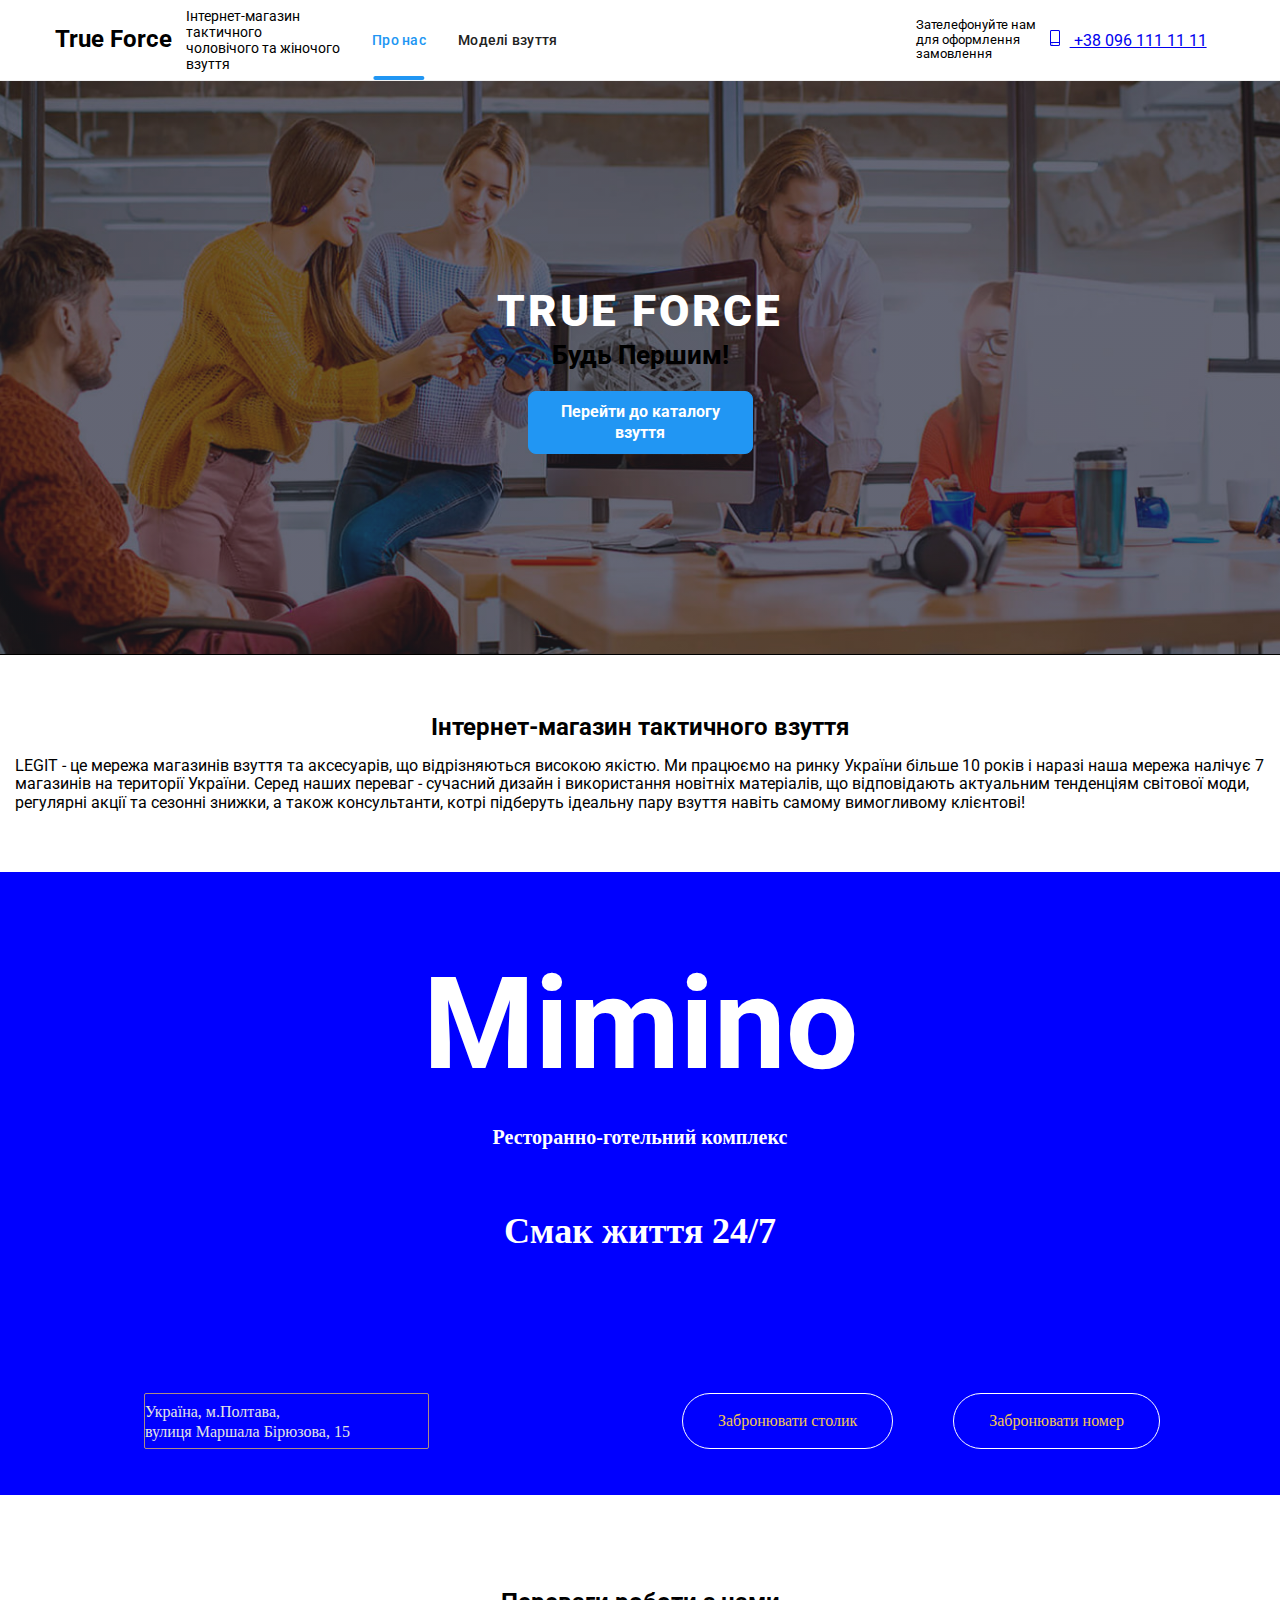
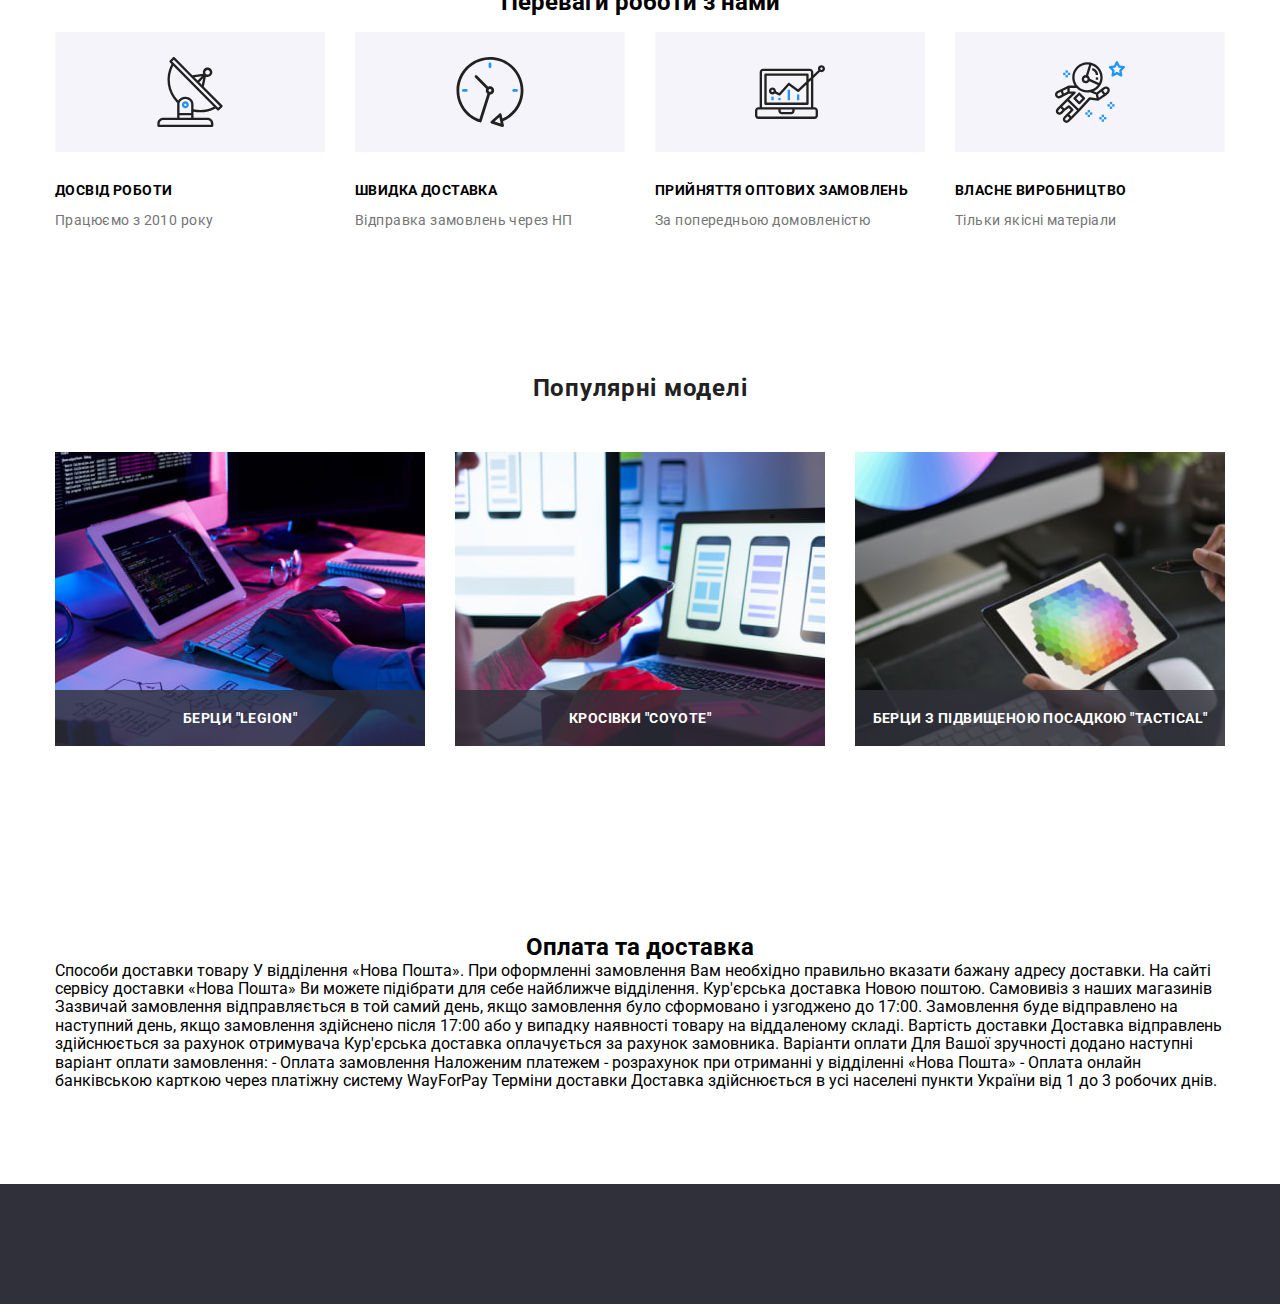
<file: index.html>
<!DOCTYPE html>
<html lang="en">

<head>
    <meta charset="UTF-8">
    <meta http-equiv="X-UA-Compatible" content="IE=edge">
    <meta name="viewport" content="width=device-width, initial-scale=1.0">
    <title>WebStudio</title>
    <link rel="preconnect" href="https://fonts.googleapis.com">
    <link rel="preconnect" href="https://fonts.gstatic.com" crossorigin>
    <link
        href="https://fonts.googleapis.com/css2?family=Raleway:wght@700&family=Roboto:wght@400;500;700;900&display=swap"
        rel="stylesheet">
    <link rel="stylesheet" href="https://cdnjs.cloudflare.com/ajax/libs/modern-normalize/1.1.0/modern-normalize.min.css">
    <link rel="stylesheet" href="./css/main.min.css">
</head>

<body>
         <!-------------------------------- Header ---------------------------->
    <header class="section-header">
    <div class="container">
        <nav class="first-nav">
        <!------------------------------Navigation----------------------------------->
            <!-- <a href=" " class="logo">Web<span class="logo-header section-header__logo-header">Studio</span></a> -->
            <!-- <div class="logo-form"> -->
                <h2 class="header-logo">True Force</h2>
                <p class="header-title">Інтернет-магазин<br>
                    тактичного<br>
                    чоловічого та жіночого<br>
                    взуття</p>
            <!-- </div> -->
            <button type="button" class="menu-button js-open-menu" aria-expanded="false" aria-controls="menu-container" data-menu-button>
                 <svg width="40" height="40" aria-label="Перемикач мобільного меню">
                    <use class="icon-menu" href="./iconsubscribe.svg#icon-btnmenutel"></use>
                    <use class="icon-cross" href="./iconsubscribe.svg#icon-btnmenutelclose"></use>
                </svg>
            </button>
        
            <div class="menu-container" id="menu-container" data-menu>
                <div class="navigation">
                    <ul class="site-nav list">
                        <li class="site-nav__main-nav"><a href="./index.html"
                                class="site-nav__link site-nav__link--bluelink active">Про нас</a></li>
                        <li class="site-nav__main-nav"><a href="./portfolio.html"
                                class="site-nav__link site-nav__link--bluelink">Моделі взуття</a></li>
                        <!-- <li class="site-nav__main-nav"><a href="   " class="site-nav__link site-nav__link--bluelink">Контакти</a></li> -->
                    </ul>
                </div>
                    <div class="contacts">
                        <!-- <ul class="info-about list">
                            <li class="info-about__main-nav"><a href="mailto:info@devstudio.com"
                                    class="info-about__link info-about__link--bluelink">
                                    <svg class="info-about__info-header" width="16" height="12">
                                        <use href="./images/sprite.svg#icon-envelope-ws"></use>
                                    </svg>
                                    info@devstudio.com</a>
                            </li> -->
                        <p class="communication">
                        Зателефонуйте нам<br>
                        для оформлення<br>
                        замовлення
                        </p>
                        <ul>
                            <li class="info-about__main-nav"><a href="tel:+380961111111"
                                    class="info-about__link info-about__link--telcolor">
                                    <svg class="info-about__info-icon" width="10" height="16">
                                        <use href="./images/sprite.svg#icon-smartphone-ws"></use>
                                    </svg>
                                    +38 096 111 11 11</a>
                            </li>
                    
                        </ul>
                    
                    </div>
                
        
                <ul class="menu-link list">
                    <li class="menu-link__item">
                        <a class="menu-link__socials">
                            Instagram
                        </a>
                    </li>
                    <li class="menu-link__item">
                        <a class="menu-link__socials">
                            Twitter
                        </a>
                    </li>
                    <li class="menu-link__item">
                        <a class="menu-link__socials">
                            Facebook
                        </a>
                    </li>
                    <li class="menu-link__item">
                        <a class="menu-link__socials">
                            linkedIn
                        </a>
                    </li>
                </ul>

            </div>
    </nav>  
 </div>
 
</header> 
<!------------------------ Hero --------------------->
<main> 
    <section class="hero overlay">
        <div class="container-hero">
            <h1 class="hero__hero-title">True Force</h1>
            <p class="hero__hero-description">Будь Першим!</p>
    <button type="button" class="buttonpage hero__buttonpage">
        <a href="./portfolio.html" class="button-link">Перейти до каталогу<br>взуття</a>
    </button>
    </div>
    </section>
<!---------------------------About us----------------------------->
<section class="aboutus-section">
    <div class="aboutus-container">
        <h2 class="aboutus__title">Інтернет-магазин тактичного взуття</h2>
        <p>LEGIT - це мережа магазинів взуття та аксесуарів, що відрізняються високою якістю. Ми працюємо на ринку України більше
        10 років і наразі наша мережа налічує 7 магазинів на території України.
        
        Серед наших переваг - сучасний дизайн і використання новітніх матеріалів, що відповідають актуальним тенденціям світової
        моди, регулярні акції та сезонні знижки, а також консультанти, котрі підберуть ідеальну пару взуття навіть самому
        вимогливому клієнтові!</p>
    </div>
</section>
<!----------------- моя секція ------------------>
<section class="section-hero">
<container class="container-hero">
    <h1 class="hero-header">Mimino</h1>
    <p class="hero-text">Ресторанно-готельний комплекс</p>
    <h2 class="hero-title">Смак життя 24/7</h2>

    <div class="info-group">
<svg class="adress-icon" width="24" height="24">
    <use href=""></use>
</svg>
<a class="adress-link" 
 href="https://www.google.com/maps/place/%D0%B2%D1%83%D0%BB%D0%B8%D1%86%D1%8F+%D0%9C%D0%B0%D1%80%D1%88%D0%B0%D0%BB%D0%B0+%D0%91%D1%96%D1%80%D1%8E%D0%B7%D0%BE%D0%B2%D0%B0,+15,+%D0%9F%D0%BE%D0%BB%D1%82%D0%B0%D0%B2%D0%B0,+%D0%9F%D0%BE%D0%BB%D1%82%D0%B0%D0%B2%D1%81%D1%8C%D0%BA%D0%B0+%D0%BE%D0%B1%D0%BB%D0%B0%D1%81%D1%82%D1%8C,+36000/@49.599194,34.5243576,17z/data=!3m1!4b1!4m6!3m5!1s0x40d82601f3347a5f:0x36f3f9aeec44a6a!8m2!3d49.599194!4d34.5265463!16s%2Fg%2F1tggm4y1?coh=164777&entry=tt" taget="_blank" rel="noopener noreferrer">
 <p class="adress-title">Україна, м.Полтава,</p>
 <p class="adress-text">вулиця Маршала Бірюзова, 15</p>
</a>
<button class="btntable">Забронювати столик</button>
<button class="btnroom">Забронювати номер</button>
    </div>
    <ul class="socials">
        <li class="socials-item">
            <a class="socials-link" href="" target="_blank" rel="noopener noreferrer" aria-label="Instagram icon">
                <svg class="icon" width="24" height="24">
                    <use href=""></use>
                </svg>
            </a>
        </li>
        <li class="socials-item">
            <a class="socials-link" href="" target="_blank" rel="noopener noreferrer" aria-label="Facebook icon">
                <svg class="icon" width="24" height="24">
                    <use href=""></use>
                </svg>
            </a>
        </li>
        <li class="socials-item">
            <a class="socials-link" href="" target="_blank" rel="noopener noreferrer" aria-label="Telegram icon">
                <svg class="icon" width="24" height="24">
                    <use href=""></use>
                </svg>
            </a>
        </li>
    </ul>

</container>
</section>




   <!-------------------------- Our Benefits ----------------------->
<section class="benefits-section">
    <div class="container-benefits">
        <h2 class="benefits-section__title">Переваги роботи з нами</h2>
    <ul class="benefits-line list">
        <li class="benefits-line__text-nodestart text-size">
            <div class="benefits-line__description">
         <h3 class="benefits-line__line">Досвід роботи</h3>
        <p class="benefits-line__text-line">Працюємо з 2010 року</p>
            </div>
        </li>
    
        <li class="benefits-line__text-nodecenter text-size">
            <div class="benefits-line__description"> 
        <h3 class="benefits-line__line">Швидка доставка</h3>
        <p class="benefits-line__text-line">Відправка замовлень через НП</p>
          </div>
        </li>

        <li class="benefits-line__text-nodemiddle text-size">
            <div class="benefits-line__description">
        <h3 class="benefits-line__line">Прийняття оптових замовлень</h3>
        <p class="benefits-line__text-line">За попередньою домовленістю</p>
        </div>
        </li>

        <li class="benefits-line__text-nodefinish text-size">
            <div class="benefits-line__description">
        <h3 class="benefits-line__line">Власне виробництво</h3>
        <p class="benefits-line__text-line">Тільки якісні матеріали</p>
         </div>
        </li>
    </ul> 
 </div>
</section>

<!-------------------------- Popular shoe models ----------------------->
<section class="section-title">
    <div class="container-project">
        <h2 class="section-title__section-titlework">Популярні моделі</h2>
    <ul class="project list">
        <li class="project__photo-work">
            <div class="thumb">
                 <img 
                     srcset="./images/aboutwork/img1sqdesktop-370.jpg 1x,
                             ./images/aboutwork/img1sqdesktop-740.jpg 2x"
                 src="./images/aboutwork/img1sqdesktop-370.jpg" 
                 alt="Руки на клавіатурі" 
                 width="370">
            </div>

            <div class="input-column">
                <p class="input-column__input-text">
                    Берци "Legion"
                </p>
            </div>
        </li>
        <li class="project__photo-work">
            <div class="thumb">
                <img 
                    srcset="./images/aboutwork/img2sqdesktop-370.jpg 1x, ./images/aboutwork/img2sqdesktop-740.jpg 2x"

                src="./images/aboutwork/img2sqdesktop-370.jpg" alt="Телефон в руках" width="370">
            </div>
            <div class="input-column">
                <p class="input-column__input-text">
                    Кросівки "Coyote"
                </p>
            </div>
        </li>
        <li class="project__photo-work">
            <div class="thumb">
             <img 
                 srcset="./images/aboutwork/img3sqdesktop-370.jpg 1x, ./images/aboutwork/img3sqdesktop-740.jpg 2x"

                src="./images/aboutwork/img3sqdesktop-370.jpg" alt="Планшет в руках" width="370">
            </div>
            <div class="input-column">
                <p class="input-column__input-text">
                   Берци з підвищеною посадкою "Tactical"
                </p>
            </div>
        </li>
    </ul>
  </div>
</section>
  <!----------------------------------- Order payment ------------------------------------>

<section class="payment-section">
    <div class="container-payment">
       <h2 class="payment-title">Оплата та доставка</h2>
       <p class="payment-description">
    Способи доставки товару
    У відділення «Нова Пошта». При оформленні замовлення Вам необхідно правильно вказати бажану адресу доставки. На сайті
    сервісу доставки «Нова Пошта» Ви можете підібрати для себе найближче відділення.
    Кур'єрська доставка Новою поштою.
    Самовивіз з наших магазинів
    Зазвичай замовлення відправляється в той самий день, якщо замовлення було сформовано і узгоджено до 17:00. Замовлення
    буде відправлено на наступний день, якщо замовлення здійснено після 17:00 або у випадку наявності товару на віддаленому
    складі.
    Вартість доставки
    
    Доставка відправлень здійснюється за рахунок отримувача
    Кур'єрська доставка оплачується за рахунок замовника.
    Варіанти оплати
    Для Вашої зручності додано наступні варіант оплати замовлення:
    
    - Оплата замовлення Наложеним платежем - розрахунок при отриманні у відділенні «Нова Пошта»
    
    - Оплата онлайн банківською карткою через платіжну систему WayForPay
    Терміни доставки
    Доставка здійснюється в усі населені пункти України від 1 до 3 робочих днів.
       </p>
    </div>
</section>
</main>
    <!------------------------------ Footer ----------------------------->
<footer class="section-number">
    
</footer>

<!---------------------------- Modal window -------------------------->


 <div class="backdrop is-hidden" data-modal>
    <div class="modal">
     <button data-modal-close class="btn-close btn-close--blue">
        <svg class="backdrop__modal-icon" width="18" height="18">
            <use href="./images/sprite.svg#icon-buttonclose"></use>
        </svg>
    </button>
            <b class="backdrop__information-title">Залиште свої дані, ми вам передзвонимо</b>
        <form class="form">
        
            <div class="form-field">
                <label class="backdrop__datalist" for="user_name">Ім'я</label>
                <span class="basegroup">
                    <input class="backdrop__baseword backdrop__baseword--blue" type="text" name="name" id="user_name" placeholder=" " >
                    <svg class="backdrop__modalname backdrop__modalname--blue" width="18" height="18">
                        <use href="./images/sprite.svg#icon-person"></use>
                    </svg>
                </span>
            </div>
            
            <div class="form-field">
            <label class="backdrop__datalist" for="user_number">Телефон</label>
            <span class="basegroup">
                <input class="backdrop__baseword backdrop__baseword--blue" type="tel" name="phone_number" id="user_number"
                    placeholder=" " >
                <svg class="backdrop__modalnumber backdrop__modalnumber--blue" width="18" height="18">
                    <use href="./images/sprite.svg#icon-phone"></use>
                </svg>
            </span>
           </div>

            
           <div class="form-field">
            <label class="backdrop__datalist" for="user_email">Пошта</label>
            <span class="basegroup">
                <input class="backdrop__baseword backdrop__baseword--blue" type="email" name="email" id="user_email" placeholder=" ">
                <svg class="backdrop__modalemail backdrop__modalemail--blue" width="18" height="18">
                    <use href="./images/sprite.svg#icon-emailicon"></use>
                </svg>
            </span>
           </div>

            
        <div class="form-field">
            <label class="backdrop__datalist" for="user_comment">Коментар</label>
            <span class="basegroup">
                <textarea class="backdrop__basearea backdrop__basearea--blue" name="feedback" rows="5" id="user_comment"
                    placeholder="Введіть текст"></textarea>
            </span>
        </div>
            
        </form>
             <label class="backdrop__confirm">

                <span class="form-group">
                   <input class="backdrop__baseconsent" type="checkbox" name="choose" value="confirmation">
                    <svg class="backdrop__consent-icon backdrop__consent-icon--check" width="16" height="16">
                        <use href="./images/sprite.svg#icon-iconcheckbox"></use>
                    </svg>
                    <span class="backdrop__contract">
                        Погоджуюсь з розсилкою та приймаю
                        <a class="backdrop__agreement" href="">Умови договору</a>
                    </span>
                </span>
                </label>
                <button type="submit" class="buttonpage backdrop__buttonpage">Відправити</button>

    </div>
</div>

<!-- <script src="./js/mobile-menu.js"></script>
<script src="./js/modal.js"></script> -->
<script src="./js/script-1.js"></script>
</body>
</html>
</file>
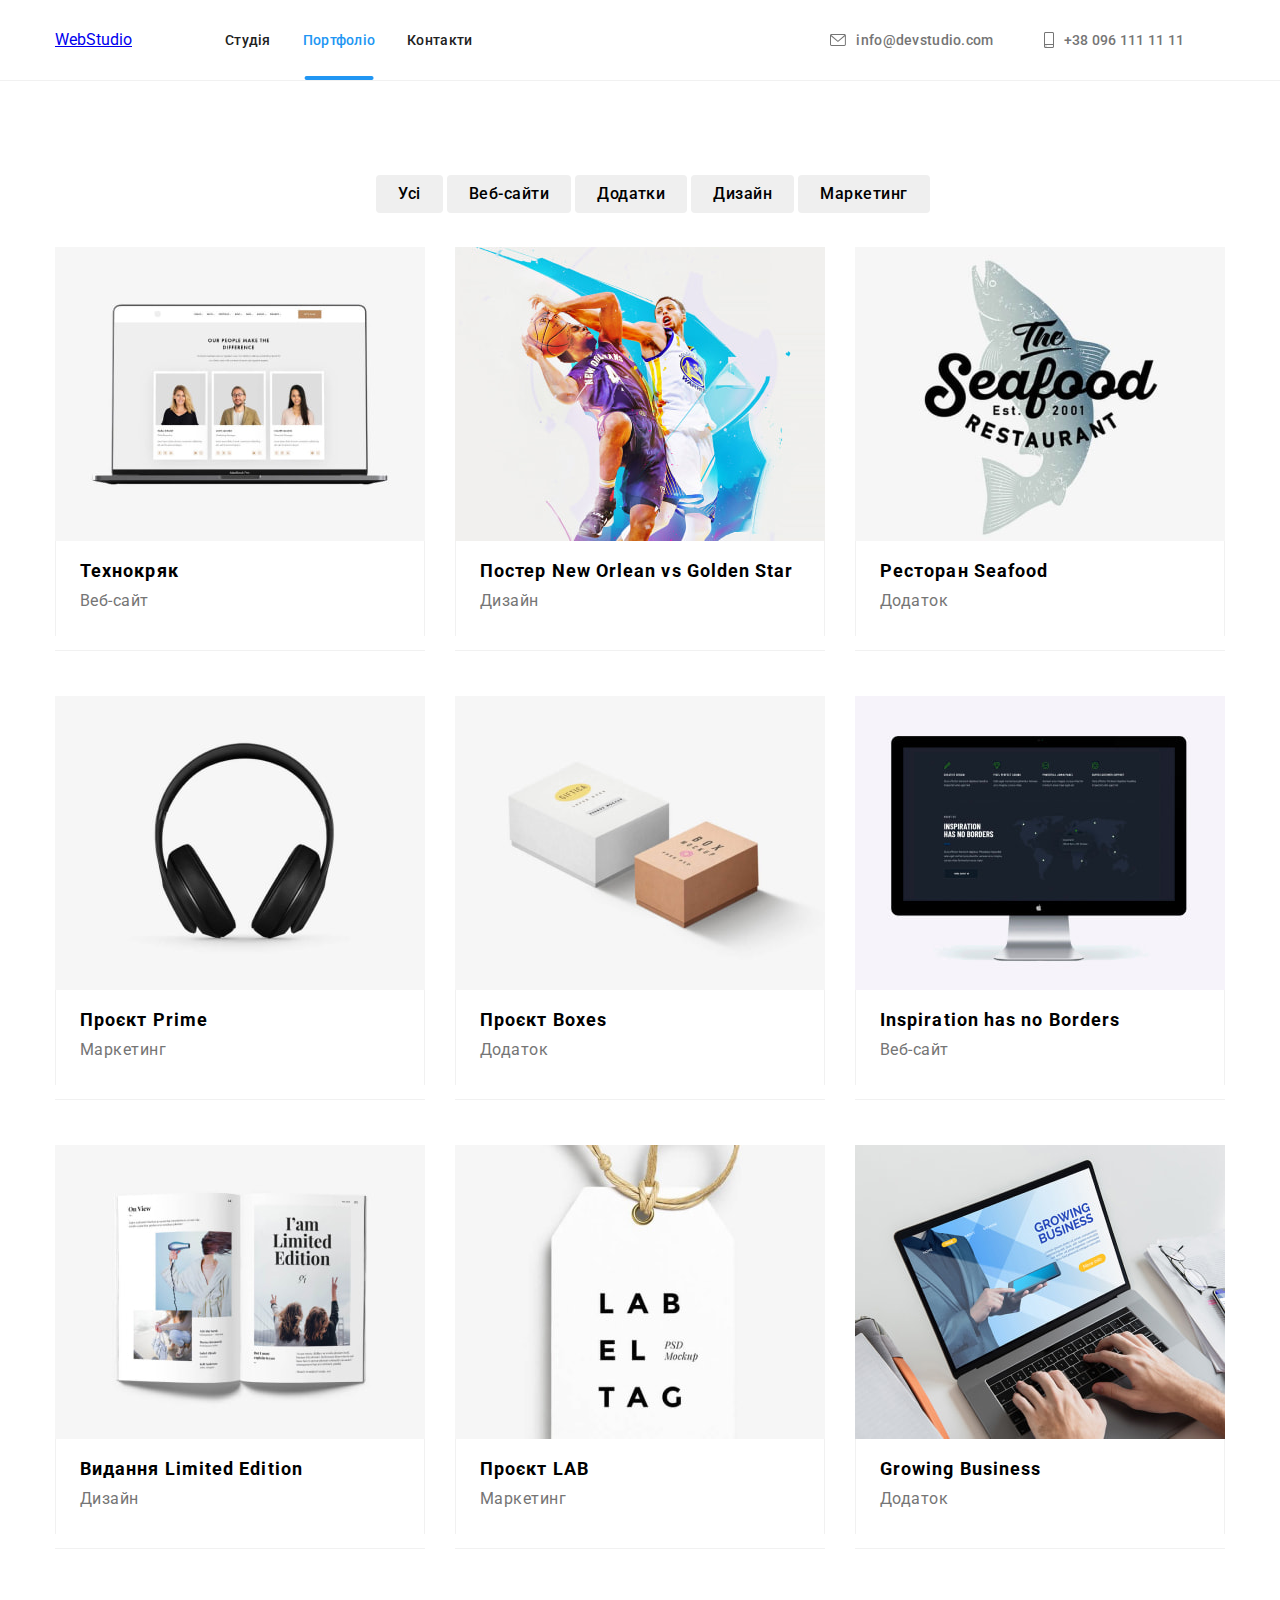
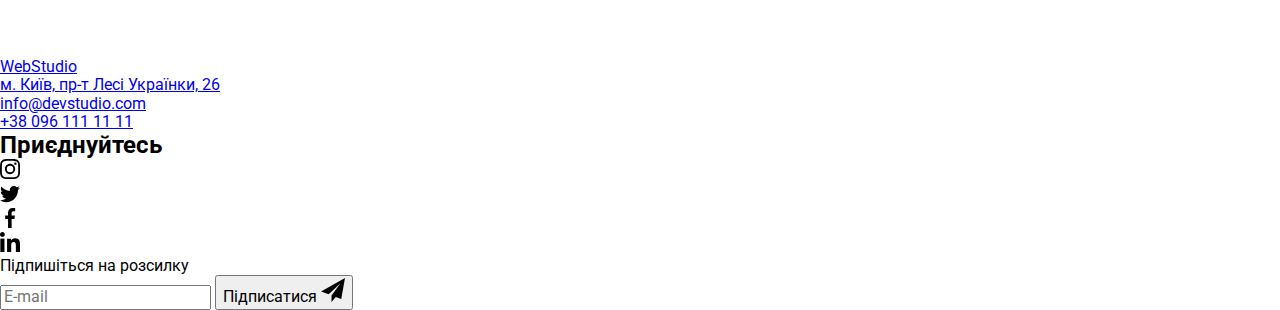
<file: portfolio.html>
<!DOCTYPE html>
<html lang="en">
<head>
    <meta charset="UTF-8">
    <meta http-equiv="X-UA-Compatible" content="IE=edge">
    <meta name="viewport" content="width=device-width, initial-scale=1.0">
    <title>Portfolio</title>
    <link rel="preconnect" href="https://fonts.googleapis.com">
    <link rel="preconnect" href="https://fonts.gstatic.com" crossorigin>
    <link
       href="https://fonts.googleapis.com/css2?family=Raleway:wght@700&family=Roboto:wght@400;500;700;900&display=swap"
       rel="stylesheet">
    <link rel="stylesheet" href="https://cdnjs.cloudflare.com/ajax/libs/modern-normalize/1.1.0/modern-normalize.min.css">
    <link rel="stylesheet" href="./css/portfolio.min.css">

</head>
   

<body>
<!-----------------------Шапка ------------------>
<header class="section-header">
    <div class="container">
        <nav class="first-nav">
            <!------------------------------Navigation----------------------------------->
            <a href=" " class="logo">Web<span class="logo-header section-header__logo-header">Studio</span></a>
            <button type="button" class="menu-button js-open-menu" aria-expanded="false" aria-controls="menu-container"
                data-menu-button>
                <svg width="40" height="40" aria-label="Перемикач мобільного меню">
                    <use class="icon-menu" href="./iconsubscribe.svg#icon-btnmenutel"></use>
                    <use class="icon-cross" href="./iconsubscribe.svg#icon-btnmenutelclose"></use>
                </svg>
            </button>
    
            <div class="menu-container" id="menu-container" data-menu>
                <div class="navigation">
                    <ul class="site-nav list">
                        <li class="site-nav__main-nav"><a href="./index.html"
                                class="site-nav__link site-nav__link--bluelink">Студія</a></li>
                        <li class="site-nav__main-nav"><a href="./portfolio.html"
                                class="site-nav__link site-nav__link--bluelink active">Портфоліо</a></li>
                        <li class="site-nav__main-nav"><a href="   "
                                class="site-nav__link site-nav__link--bluelink">Контакти</a></li>
                    </ul>
                </div>
                <div class="contacts">
                    <ul class="info-about list">
                        <li class="info-about__main-nav"><a href="mailto:info@devstudio.com"
                                class="info-about__link info-about__link--bluelink">
                                <svg class="info-about__info-header" width="16" height="12">
                                    <use href="./images/sprite.svg#icon-envelope-ws"></use>
                                </svg>
                                info@devstudio.com</a>
                        </li>
    
                        <li class="info-about__main-nav"><a href="tel:+380961111111"
                                class="info-about__link info-about__link--telcolor">
                                <svg class="info-about__info-icon" width="10" height="16">
                                    <use href="./images/sprite.svg#icon-smartphone-ws"></use>
                                </svg>
                                +38 096 111 11 11</a>
                        </li>
    
                    </ul>
    
                </div>
    
    
                <ul class="menu-link list">
                    <li class="menu-link__item">
                        <a class="menu-link__socials">
                            Instagram
                        </a>
                    </li>
                    <li class="menu-link__item">
                        <a class="menu-link__socials">
                            Twitter
                        </a>
                    </li>
                    <li class="menu-link__item">
                        <a class="menu-link__socials">
                            Facebook
                        </a>
                    </li>
                    <li class="menu-link__item">
                        <a class="menu-link__socials">
                            linkedIn
                        </a>
                    </li>
                </ul>
    
            </div>
        </nav>
    </div>


</header> 
<!------------Основний контент сторінки------------>
<main>
    <!---------------------Навігація 2 сторінки---------------------->
    <section class="section-menu">
        <div class="container-menu"> 
        <h1 class="work-element__about-portfolio">Portfolio</h1>
        <ul class="nav-second list">
            <li class="nav-second__button-type first">
                <button class="nav-second__menu nav-second__menu--blue" type="button">Усі</button>
            </li>
            <li class="nav-second__button-type second">
                <button class="nav-second__menu nav-second__menu--blue" type="button">Веб-сайти</button>
            </li>
            <li class="nav-second__button-type third">
                <button class="nav-second__menu nav-second__menu--blue" type="button">Додатки</button>
            </li>
            <li class="nav-second__button-type fourth">
                <button class="nav-second__menu nav-second__menu--blue" type="button">Дизайн</button>
            </li>
            <li class="nav-second__button-type fifth">
                <button class="nav-second__menu nav-second__menu--blue" type="button">Маркетинг</button>
            </li>
        </ul>
        </div>
    </section>
<!-------------------------------Таблиця фотографій-------------------->
 <section class="work-element">
    <div class="container-navsecond">
    <ul class="experience list">
    <li class="experience__example">
        <a class="experience__post-example experience__post-example--shadow">
        <div class="team-thumb">
        <picture>
            <source media="(min-width: 1200px)"
                srcset="./images/portfoliophoto/imgdesktopsq_1@1x.jpg 1x, ./images/portfoliophoto/imgdesktopsq_1@2x.jpg 2x">
        
            <source media="(min-width: 768px)"
                srcset="./images/portfoliophoto/imgtabletsq_1@1x.jpg 1x, ./images/portfoliophoto/imgtabletsq_1@2x.jpg 2x">
        
            <source media="(max-width: 767px)" srcset="./images/portfoliophoto/imgphonesq_1@1x.jpg 1x, ./images/portfoliophoto/imgphonesq_1@2x.jpg 2x">
            
            <img class="experience__photo" src="./images/portfoliophoto/imgphonesq_1@1x.jpg" alt="Ноутбук" width="450" height="294" loading="lazy">
        </picture>
         <div class="secondoverlay secondoverlay--translate">
          <p class="experience__icon-title">
            Ресурс пропонує комплексні пропозиції з різним рівнем функціоналу та сервісів. Все це дозволить відвідувачу отримати
            вичерпні відомості про компанію чи приватну особу.
         </p>
        </div>
        </div>

         <div class="exstra">
            <h2 class="experience__title">Технокряк</h2>
            <p class="experience__worktype">Веб-сайт</p>
        </div>
        </a>
    </li>

    <li class="experience__example">
        <a class="experience__post-example experience__post-example--shadow">
            <div class="team-thumb">
                <picture>
                    <source media="(min-width: 1200px)"
                        srcset="./images/portfoliophoto/imgdesktop_2@1x.jpg 1x, ./images/portfoliophoto/imgdesktop_2@2x.jpg 2x">
                
                    <source media="(min-width: 768px)"
                        srcset="./images/portfoliophoto/imgtablet_2@1x.jpg 1x, ./images/portfoliophoto/imgtablet_2@2x.jpg 2x">
                
                    <source media="(max-width: 767px)"
                        srcset="./images/portfoliophoto/imgphone_2@1x.jpg 1x, ./images/portfoliophoto/imgphone_2@2x.jpg 2x">
                
                    <img class="experience__photo" src="./images/portfoliophoto/imgphone_2@1x.jpg" alt="хлопці грають у волейбол" width="450"
                        height="294" loading="lazy">
                </picture>
                <div class="secondoverlay secondoverlay--translate">
                    <p class="experience__icon-title">
                        Ресурс пропонує комплексні пропозиції з різним рівнем функціоналу та сервісів. Все це дозволить відвідувачу
                        отримати
                        вичерпні відомості про компанію чи приватну особу.
                    </p>
                </div>
            </div>

           <div class="exstra">
             <h2 class="experience__title">Постер New Orlean vs Golden Star</h2>
            <p class="experience__worktype">Дизайн</p>
        </div> 
        </a>
    </li>

    <li class="experience__example">
        <a class="experience__post-example experience__post-example--shadow">
            <div class="team-thumb">
                <picture>
                    <source media="(min-width: 1200px)"
                        srcset="./images/portfoliophoto/imgdesktop_3@1x.jpg 1x, ./images/portfoliophoto/imgdesktop_3@2x.jpg 2x">
                
                    <source media="(min-width: 768px)"
                        srcset="./images/portfoliophoto/imgtablet_3@1x.jpg 1x, ./images/portfoliophoto/imgtablet_3@2x.jpg 2x">
                
                    <source media="(max-width: 767px)"
                        srcset="./images/portfoliophoto/imgphone_3@1x.jpg 1x, ./images/portfoliophoto/imgphone_3@2x.jpg 2x">
                    <img class="experience__photo" src="./images/portfoliophoto/imgphone_3@1x.jpg" alt="Марка рксторану" width="450"
                        height="294" loading="lazy">
                </picture>
            
            <div class="secondoverlay secondoverlay--translate">
                <p class="experience__icon-title">
                    Ресурс пропонує комплексні пропозиції з різним рівнем функціоналу та сервісів. Все це дозволить відвідувачу
                    отримати
                    вичерпні відомості про компанію чи приватну особу.
                </p>
            </div>
            </div>

           <div class="exstra">
            <h2 class="experience__title">Ресторан Seafood</h2>
            <p class="experience__worktype">Додаток</p>
        </div> 
        </a>
    </li>

    <li class="experience__example">
        <a class="experience__post-example experience__post-example--shadow">
            <div class="team-thumb">
                <picture>
                    <source media="(min-width: 1200px)"
                        srcset="./images/portfoliophoto/imgdesktop_4@1x.jpg 1x, ./images/portfoliophoto/imgdesktop_4@2x.jpg 2x">
                
                    <source media="(min-width: 768px)"
                        srcset="./images/portfoliophoto/imgtablet_4@1x.jpg 1x, ./images/portfoliophoto/imgtablet_4@2x.jpg 2x">
                
                    <source media="(max-width: 767px)"
                        srcset="./images/portfoliophoto/imgphone_4@1x.jpg 1x, ./images/portfoliophoto/imgphone_4@2x.jpg 2x">
                    <img class="experience__photo" src="./images/portfoliophoto/imgphone_4@1x.jpg" alt="Навушники" width="450" height="294" loading="lazy">
                </picture>
                <div class="secondoverlay secondoverlay--translate">
                    <p class="experience__icon-title">
                        Ресурс пропонує комплексні пропозиції з різним рівнем функціоналу та сервісів. Все це дозволить відвідувачу
                        отримати
                        вичерпні відомості про компанію чи приватну особу.
                    </p>
                </div>
            </div>
            
          <div class="exstra">
            <h2 class="experience__title">Проєкт Prime</h2>
            <p class="experience__worktype">Маркетинг</p>
        </div> 
        </a>
    </li>

    <li class="experience__example">
        <a class="experience__post-example experience__post-example--shadow">
            <div class="team-thumb">
                <picture>
                    <source media="(min-width: 1200px)"
                        srcset="./images/portfoliophoto/imgdesktop_5@1x.jpg 1x, ./images/portfoliophoto/imgdesktop_5@2x.jpg 2x">
                
                    <source media="(min-width: 768px)"
                        srcset="./images/portfoliophoto/imgtablet_5@1x.jpg 1x, ./images/portfoliophoto/imgtablet_5@2x.jpg 2x">
                
                    <source media="(max-width: 767px)"
                        srcset="./images/portfoliophoto/imgphone_5@1x.jpg 1x, ./images/portfoliophoto/imgphone_5@2x.jpg 2x">
                    <img class="experience__photo" src="./images/portfoliophoto/imgphone_5@1x.jpg" alt="два бокси" width="450" height="294" loading="lazy">
                </picture>
                <div class="secondoverlay secondoverlay--translate">
                    <p class="experience__icon-title">
                        Ресурс пропонує комплексні пропозиції з різним рівнем функціоналу та сервісів. Все це дозволить відвідувачу
                        отримати
                        вичерпні відомості про компанію чи приватну особу.
                    </p>
                </div>
            </div>
            
          <div class="exstra">
            <h2 class="experience__title">Проєкт Boxes</h2>
            <p class="experience__worktype">Додаток</p>
        </div>
        </a>
    </li>

    <li class="experience__example">
        <a class="experience__post-example experience__post-example--shadow">
            <div class="team-thumb">
                <picture>
                    <source media="(min-width: 1200px)"
                        srcset="./images/portfoliophoto/imgdesktop_6@1x.jpg 1x, ./images/portfoliophoto/imgdesktop_6@2x.jpg 2x">
                
                    <source media="(min-width: 768px)"
                        srcset="./images/portfoliophoto/imgtablet_6@1x.jpg 1x, ./images/portfoliophoto/imgtablet_6@2x.jpg 2x">
                
                    <source media="(max-width: 767px)"
                        srcset="./images/portfoliophoto/imgphone_6@1x.jpg 1x, ./images/portfoliophoto/imgphone_6@2x.jpg 2x">
                    <img class="experience__photo" src="./images/portfoliophoto/imgphone_6@1x.jpg" alt="Екран комп'ютера" width="450"
                        height="294" loading="lazy">
                </picture>
                <div class="secondoverlay secondoverlay--translate">
                    <p class="experience__icon-title">
                        Ресурс пропонує комплексні пропозиції з різним рівнем функціоналу та сервісів. Все це дозволить відвідувачу
                        отримати
                        вичерпні відомості про компанію чи приватну особу.
                    </p>
                </div>
            </div>
           
         <div class="exstra">
            <h2 class="experience__title">Inspiration has no Borders</h2>
            <p class="experience__worktype">Веб-сайт</p>
        </div>
        </a>
    </li>

    <li class="experience__example">
        <a class="experience__post-example experience__post-example--shadow">
            <div class="team-thumb">
                <picture>
                    <source media="(min-width: 1200px)"
                        srcset="./images/portfoliophoto/imgdesktop_7@1x.jpg 1x, ./images/portfoliophoto/imgdesktop_7@2x.jpg 2x">
                
                    <source media="(min-width: 768px)"
                        srcset="./images/portfoliophoto/imgtablet_7@1x.jpg 1x, ./images/portfoliophoto/imgtablet_7@2x.jpg 2x">
                
                    <source media="(max-width: 767px)"
                        srcset="./images/portfoliophoto/imgphone_7@1x.jpg 1x, ./images/portfoliophoto/imgphone_7@2x.jpg 2x">
                    <img class="experience__photo" src="./images/portfoliophoto/imgphone_7@1x.jpg" alt="Розгорнута книга" width="450"
                        height="294" loading="lazy">
                </picture>
                <div class="secondoverlay secondoverlay--translate">
                    <p class="experience__icon-title">
                        Ресурс пропонує комплексні пропозиції з різним рівнем функціоналу та сервісів. Все це дозволить відвідувачу
                        отримати
                        вичерпні відомості про компанію чи приватну особу.
                    </p>
                </div>
            </div>
           
          <div class="exstra"> 
            <h2 class="experience__title">Видання Limited Edition</h2>
            <p class="experience__worktype">Дизайн</p>
         </div>
        </a>
    </li>

    <li class="experience__example">
        <a class="experience__post-example experience__post-example--shadow">
            <div class="team-thumb">
                <picture>
                    <source media="(min-width: 1200px)"
                        srcset="./images/portfoliophoto/imgdesktop_8@1x.jpg 1x, ./images/portfoliophoto/imgdesktop_8@2x.jpg 2x">
                
                    <source media="(min-width: 768px)"
                        srcset="./images/portfoliophoto/imgtablet_8@1x.jpg 1x, ./images/portfoliophoto/imgtablet_8@2x.jpg 2x">
                
                    <source media="(max-width: 767px)"
                        srcset="./images/portfoliophoto/imgphone_8@1x.jpg 1x, ./images/portfoliophoto/imgphone_8@2x.jpg 2x">
                    <img class="experience__photo" src="./images/portfoliophoto/imgdesktop_8@1x.jpg" alt="Бірка з надписом проєкту" width="450"
                        height="294" loading="lazy">
                </picture>
                <div class="secondoverlay secondoverlay--translate">
                    <p class="experience__icon-title">
                        Ресурс пропонує комплексні пропозиції з різним рівнем функціоналу та сервісів. Все це дозволить відвідувачу
                        отримати
                        вичерпні відомості про компанію чи приватну особу.
                    </p>
                </div>
            </div>
            
         <div class="exstra">
            <h2 class="experience__title">Проєкт LAB</h2>
            <p class="experience__worktype">Маркетинг</p>
        </div>
        </a>
    </li>

    <li class="experience__example">
        <a class="experience__post-example experience__post-example--shadow">
            <div class="team-thumb">
                <picture>
                    <source media="(min-width: 1200px)"
                        srcset="./images/portfoliophoto/imgdesktop_9@1x.jpg 1x, ./images/portfoliophoto/imgdesktop_9@2x.jpg 2x">
                
                    <source media="(min-width: 768px)"
                        srcset="./images/portfoliophoto/imgtablet_9@1x.jpg 1x, ./images/portfoliophoto/imgtablet_9@2x.jpg 2x">
                
                    <source media="(max-width: 767px)"
                        srcset="./images/portfoliophoto/imgphone_9@1x.jpg 1x, ./images/portfoliophoto/imgphone_9@2x.jpg 2x">
                    <img class="experience__photo" src="./images/portfoliophoto/imgphone_9@1x.jpg" alt="Руки на клавіатурі ноутбука" width="450"
                        height="294" loading="lazy">
                </picture>
                
                <div class="secondoverlay secondoverlay--translate">
                    <p class="experience__icon-title">
                        Ресурс пропонує комплексні пропозиції з різним рівнем функціоналу та сервісів. Все це дозволить відвідувачу
                        отримати
                        вичерпні відомості про компанію чи приватну особу.
                    </p>
                </div>
            </div>
           
         <div class="exstra">
             <h2 class="experience__title">Growing Business</h2>
            <p class="experience__worktype">Додаток</p>
        </div>
        </a>
    </li>
</ul>  
        </div>

    </section>

</main>

<!------------------------- Підвал--------------->
<footer class="section-number">
    <div class="container-footer">
            <div class="container-baseline">
                <div class="first-column">
                    <a href=" " class="logo section-number__logo">Web<span
                            class="logo-header section-number__logo-header">Studio</span></a>
        
                    <ul class="footer-info list">
                        <li class="footer-info__contacts">
                            <a href="https://goo.gl/maps/D6A7sHCN8AQHzFbF9"
                                class="footer-info__element footer-info__element--white">м.
                                Київ, пр-т Лесі Українки, 26</a>
                        </li>
                        <li class="footer-info__contacts">
                            <a href="mailto:info@devstudio.com"
                                class="footer-info__element footer-info__element--white">info@devstudio.com</a>
                        </li>
                        <li class="footer-info__contacts">
                            <a href="tel:+380961111111" class="footer-info__element footer-info__element--white">+38 096 111 11
                                11</a>
                        </li>
                    </ul>
                </div>
        <div class="jointoday">
            <h2 class="section-number__jointoday-title">Приєднуйтесь</h2>
            <ul class="socialsgroup list ">
                <li class="socialsgroup__social-number">
                    <a class="socialsgroup__connect-link socialsgroup__connect-link--blue" href="https://instagram.com"
                        target="_blank" rel="noopener noreferrer" aria-label="Instagram icon">
        
                        <svg class="socialsgroup__socials-icon" width="20" height="20">
                            <use href="./images/sprite.svg#icon-instagram"></use>
                        </svg>
                    </a>
                </li>
        
                <li class="socialsgroup__social-number">
                    <a class="socialsgroup__connect-link socialsgroup__connect-link--blue" href="https://twitter.com"
                        target="_blank" rel="noopener noreferrer" aria-label="twitter icon">
                        <svg class="socialsgroup__socials-icon" width="20" height="20">
                            <use href="./images/sprite.svg#icon-twitter"></use>
                        </svg>
                    </a>
                <li class="socialsgroup__social-number">
                    <a class="socialsgroup__connect-link socialsgroup__connect-link--blue" href="https://facebook.com"
                        target="_blank" rel="noopener noreferrer" aria-label="facebook icon">
                        <svg class="socialsgroup__socials-icon" width="20" height="20">
                            <use href="./images/sprite.svg#icon-facebook"></use>
                        </svg>
                    </a>
                <li class="socialsgroup__social-number">
                    <a class="socialsgroup__connect-link socialsgroup__connect-link--blue" href="https://linkedIn.com" target="_blank"
                        rel="noopener noreferrer" aria-label="linkedIn icon">
                        <svg class="socialsgroup__socials-icon" width="20" height="20">
                            <use href="./images/sprite.svg#icon-linkedin"></use>
                        </svg>
                    </a>
                
                </li>
             </ul>
         </div>
                
        </div>
        <div class="follow">
            <label class="section-number__subscribe" for="subscribe_email">Підпишіться на розсилку</label>
            <div class="main-line">
                <!-- <label class="section-number__subscribe" for="subscribe_email">Підпишіться на розсилку</label> -->
                <input class="section-number__subscribe-info section-number__subscribe-info--blueborder" type="email"
                    name="email" id="subscribe_email" placeholder="E-mail">
                <button class="btn-subscribe" type="button">Підписатися
                    <svg class="section-number__subscribe-icon" width="24" height="24">
                        <use href="./images/sprite.svg#icon-iconsend"></use>
                    </svg>
                </button>
            </div>
        
        </div>
        
        </div>

</footer>
<script src="./js/mobile-menu.js"></script>
</body>

</html>
</file>
<file: css/main.min.css>
:root{--primary-text-color: #212121;--ptext-color: #757575;--accent-color: #2196F3;--logofirst-color: #000000;--button-color: #FFFFFF;--buttonbg-color: #2196F3;--herobg-color: #2F303A;--footerbg-color: #2F303A}body{background-color:#fff;font-family:"Roboto",sans-serif}body.modal-open{overflow:hidden}h1,h2,h3,h4,h5,p{margin:0px}ul{margin:0px;padding-left:0px}img{display:block;width:100%;height:auto}.container,.container-footer,.container-payment,.container-project,.container-benefits,.container-hero{margin-left:auto;margin-right:auto;padding-left:15px;padding-right:15px}@media screen and (min-width: 480px){.container,.container-footer,.container-payment,.container-project,.container-benefits,.container-hero{width:448px}}@media screen and (min-width: 768px){.container,.container-footer,.container-payment,.container-project,.container-benefits,.container-hero{width:768px}}@media screen and (min-width: 1200px){.container,.container-footer,.container-payment,.container-project,.container-benefits,.container-hero{width:1200px}}.benefits-section{padding-top:60px;padding-bottom:60px}@media screen and (min-width: 768px){.benefits-section{padding-top:60px;padding-bottom:60px}}@media screen and (min-width: 1200px){.benefits-section{padding-top:94px;padding-bottom:94px}}.logo{color:var(--accent-color);font-family:"Raleway",sans-serif;font-style:normal;font-weight:700;font-size:26px;line-height:1.1923076923;initial-letter:.03em;text-decoration:none}.section-number__logo{margin-bottom:20px}.section-header__logo-header{color:var(--logofirst-color);font-weight:700}.section-number__logo-header{color:var(--button-color)}.container,.container-footer,.container-payment,.container-project,.container-benefits,.container-hero{margin-left:auto;margin-right:auto;padding-left:15px;padding-right:15px}.section-header{border-bottom:1px solid #f1f1f1;position:relative}.list{list-style:none;padding:0%;margin:0%}.first-nav{display:-webkit-box;display:-ms-flexbox;display:flex;-webkit-box-align:center;-ms-flex-align:center;align-items:center}@media screen and (min-width: 480px){.first-nav{height:60px;-webkit-box-align:center;-ms-flex-align:center;align-items:center}}@media screen and (min-width: 768px){.first-nav{height:80px;display:-webkit-box;display:-ms-flexbox;display:flex}}@media screen and (min-width: 1200px){.first-nav{height:80px}}.header-logo{display:-webkit-box;display:-ms-flexbox;display:flex;margin-right:14px}.header-title{display:-webkit-box;display:-ms-flexbox;display:flex;-webkit-box-align:start;-ms-flex-align:start;align-items:flex-start;margin-right:32px;font-size:14px;font-weight:400}.menu-button{min-height:40px;min-width:40px;display:-webkit-box;display:-ms-flexbox;display:flex;-webkit-box-align:center;-ms-flex-align:center;align-items:center;-webkit-box-pack:center;-ms-flex-pack:center;justify-content:center;margin:0;padding:0;background-color:rgba(0,0,0,0);cursor:pointer;border:rgba(0,0,0,0);outline:0}@media screen and (min-width: 768px){.menu-button{display:none}}@media screen and (max-width: 767px){.menu-button{margin-left:auto}}.menu-button .icon-cross{display:none}.menu-button.is-open .icon-cross{display:block}.menu-button.is-open .icon-menu{display:none}.menu-container{display:none;background-color:var(--button-color);font-size:34px;padding:48px 40px;z-index:2000}@media screen and (max-width: 767px){.menu-container.is-open{display:-webkit-box;display:-ms-flexbox;display:flex;-webkit-box-orient:vertical;-webkit-box-direction:normal;-ms-flex-direction:column;flex-direction:column}}@media screen and (min-width: 768px){.menu-container{display:-webkit-box;display:-ms-flexbox;display:flex;padding:0;-webkit-box-pack:justify;-ms-flex-pack:justify;justify-content:space-between}}@media screen and (max-width: 767px){.menu-container{position:absolute;top:100%;left:0;width:100%;height:90vh}}@media screen and (min-width: 1200px){.menu-container{display:-webkit-box;display:-ms-flexbox;display:flex;-webkit-box-pack:justify;-ms-flex-pack:justify;justify-content:space-between}}@media screen and (max-width: 767px){.navigation{display:-webkit-box;display:-ms-flexbox;display:flex}}@media screen and (min-width: 768px){.first-nav .logo{display:-webkit-box;display:-ms-flexbox;display:flex;-ms-flex-item-align:center;align-self:center;-webkit-box-pack:start;-ms-flex-pack:start;justify-content:flex-start;margin-right:93px}}@media screen and (max-width: 767px){.contacts{display:-webkit-box;display:-ms-flexbox;display:flex;margin-top:auto}}@media screen and (max-width: 1200px){.contacts{display:-webkit-box;display:-ms-flexbox;display:flex;-webkit-box-align:center;-ms-flex-align:center;align-items:center}}@media screen and (min-width: 1200px){.contacts{display:-webkit-box;display:-ms-flexbox;display:flex;-webkit-box-align:center;-ms-flex-align:center;align-items:center;margin-left:auto;margin-right:auto;margin-left:230px}}.communication{display:-webkit-box;display:-ms-flexbox;display:flex;-webkit-box-align:start;-ms-flex-align:start;align-items:flex-start;font-size:small;font-weight:400;margin-right:14px}@media screen and (min-width: 768px){.site-nav{display:-webkit-box;display:-ms-flexbox;display:flex;margin-right:96px}}@media screen and (min-width: 1200px){.site-nav{display:-webkit-box;display:-ms-flexbox;display:flex}}@media screen and (max-width: 767px){.site-nav,.info-about{display:block}}@media screen and (min-width: 768px){.site-nav,.info-about{display:-webkit-box;display:-ms-flexbox;display:flex}}.site-nav .site-nav__link,.info-about .info-about__link{display:-webkit-box;display:-ms-flexbox;display:flex;-webkit-box-align:center;-ms-flex-align:center;align-items:center;-webkit-box-pack:center;-ms-flex-pack:center;justify-content:center}@media screen and (max-width: 767px){.site-nav__main-nav{margin-bottom:32px}}@media screen and (min-width: 768px){.site-nav__main-nav{margin-right:32px}}.info-about{margin-left:auto;margin-right:0px}@media screen and (max-width: 767px){.info-about{display:block;margin-left:0px;margin-bottom:64px}}@media screen and (min-width: 768px){.info-about{display:block;margin-left:auto}}@media screen and (min-width: 1200px){.info-about{display:-webkit-box;display:-ms-flexbox;display:flex}}.link{display:-webkit-box;display:-ms-flexbox;display:flex;-webkit-box-align:center;-ms-flex-align:center;align-items:center}.site-nav .site-nav__link{-webkit-transition-property:color;transition-property:color;-webkit-transition-duration:250ms;transition-duration:250ms;-webkit-transition-timing-function:cubic-bezier(0.4, 0, 0.2, 1);transition-timing-function:cubic-bezier(0.4, 0, 0.2, 1);color:var(--primary-text-color);font-family:"Roboto" sans-serif;display:block;padding-top:32px;padding-bottom:32px;text-decoration:none;text-transform:none;margin-bottom:0;margin-top:0;font-weight:500;font-size:14px;line-height:1.1428571429;letter-spacing:.02em}@media screen and (max-width: 767px){.site-nav .site-nav__link{padding-top:0px;padding-bottom:0px;font-weight:500;font-size:40px;line-height:1.175;color:var(--primary-text-color)}}.info-about .info-about__link{-webkit-transition-property:color;transition-property:color;-webkit-transition-duration:250ms;transition-duration:250ms;-webkit-transition-timing-function:cubic-bezier(0.4, 0, 0.2, 1);transition-timing-function:cubic-bezier(0.4, 0, 0.2, 1);color:var(--primary-text-color);font-family:"Roboto" sans-serif;display:block;padding-top:32px;padding-bottom:32px;text-decoration:none;text-transform:none;margin-bottom:0;margin-top:0;font-weight:500;font-size:14px;line-height:1.1428571429;letter-spacing:.02em}@media screen and (max-width: 767px){.info-about .info-about__link{padding-top:0px;padding-bottom:0px;font-size:24px;line-height:1.1666666667;color:var(--ptext-color)}}@media screen and (min-width: 768px){.info-about .info-about__link{padding-top:0px;padding-bottom:0px}}.info-about .info-about__link{color:var(--ptext-color);display:-webkit-box;display:-ms-flexbox;display:flex;-webkit-box-align:center;-ms-flex-align:center;align-items:center}.site-nav__link--bluelink:hover,.site-nav__link--bluelink:focus,.info-about__link--bluelink:hover,.info-about__link--bluelink:focus,.info-about__link--telcolor:hover,.info-about__link--telcolor:focus{color:var(--accent-color)}@media screen and (max-width: 767px){.info-about__link--telcolor{color:var(--accent-color)}}.info-about__main-nav{display:-webkit-box;display:-ms-flexbox;display:flex;-webkit-box-align:baseline;-ms-flex-align:baseline;align-items:baseline;-ms-flex-wrap:nowrap;flex-wrap:nowrap;font-size:medium;font-weight:400}@media screen and (min-width: 768px){.info-about__main-nav:not(:last-child){margin-bottom:10px}}@media screen and (min-width: 1200px){.info-about__main-nav:not(:last-child){margin-right:50px;margin-bottom:0px}}@media screen and (max-width: 767px){.info-about__main-nav:not(:last-child){margin-bottom:32px}}.info-about__info-icon,.info-about__info-header{display:inline-block;fill:currentColor}@media screen and (max-width: 767px){.info-about__info-icon,.info-about__info-header{display:none}}.info-about__info-header{margin-right:10px}.info-about__info-icon{margin-right:10px}@media screen and (min-width: 768px){.site-nav .active{position:relative}}.site-nav .active{color:var(--accent-color);background-color:var(--button-color)}.site-nav .active::after{content:"";position:absolute;left:50%;bottom:0;-webkit-transform:translateX(-50%) scaleX(0.3);transform:translateX(-50%) scaleX(0.3);display:block;width:95%;height:4px;border-radius:2px;background-color:var(--accent-color);opacity:0}@media screen and (max-width: 767px){.site-nav .active::after{display:none}}.site-nav .active::after{-webkit-transform:translateX(-50%) scaleX(1);transform:translateX(-50%) scaleX(1);opacity:1}.menu-link{display:-webkit-box;display:-ms-flexbox;display:flex;font-family:"Roboto";font-style:normal;font-weight:500;font-size:18px;line-height:1.2222222222;letter-spacing:.02em;color:var(--accent-color)}@media screen and (max-width: 767px){.menu-link{display:-webkit-box;display:-ms-flexbox;display:flex}}@media screen and (min-width: 768px){.menu-link{display:none}}.menu-link__socials{margin-right:20px}.menu-link__item:not(:last-child){margin-right:20px;border-right:2px solid rgba(33,33,33,.2)}.container-hero{text-align:center;-webkit-box-align:center;-ms-flex-align:center;align-items:center;-webkit-box-pack:center;-ms-flex-pack:center;justify-content:center}.overlay{max-width:1600px;margin-left:auto;margin-right:auto;outline:1px solid #000;background-repeat:no-repeat;background-position:center;background-size:cover;background-image:-webkit-gradient(linear, left top, right top, from(rgba(47, 48, 58, 0.4)), to(rgba(47, 48, 58, 0.4))),url(../images/hero/img_sqphone@1x.jpg);background-image:linear-gradient(to right, rgba(47, 48, 58, 0.4), rgba(47, 48, 58, 0.4)),url(../images/hero/img_sqphone@1x.jpg)}@media(min-device-pixel-ratio: 2),(-webkit-min-device-pixel-ratio: 2),(min-resolution: 192dpi),(min-resolution: 2dppx){.overlay{background-image:-webkit-gradient(linear, left top, right top, from(rgba(47, 48, 58, 0.4)), to(rgba(47, 48, 58, 0.4))),url(../images/hero/img_sgphone@2x.jpg);background-image:linear-gradient(to right, rgba(47, 48, 58, 0.4), rgba(47, 48, 58, 0.4)),url(../images/hero/img_sgphone@2x.jpg)}}@media screen and (min-width: 481px){.overlay{background-image:-webkit-gradient(linear, left top, right top, from(rgba(47, 48, 58, 0.4)), to(rgba(47, 48, 58, 0.4))),url(../images/hero/img_sqtablet@1x.jpg);background-image:linear-gradient(to right, rgba(47, 48, 58, 0.4), rgba(47, 48, 58, 0.4)),url(../images/hero/img_sqtablet@1x.jpg)}}@media screen and (min-width: 481px)and (min-device-pixel-ratio: 2),screen and (min-width: 481px)and (-webkit-min-device-pixel-ratio: 2),screen and (min-width: 481px)and (min-resolution: 192dpi),screen and (min-width: 481px)and (min-resolution: 2dppx){.overlay{background-image:-webkit-gradient(linear, left top, right top, from(rgba(47, 48, 58, 0.4)), to(rgba(47, 48, 58, 0.4))),url(../images/hero/img_sqtablet@2x.jpg);background-image:linear-gradient(to right, rgba(47, 48, 58, 0.4), rgba(47, 48, 58, 0.4)),url(../images/hero/img_sqtablet@2x.jpg)}}@media screen and (min-width: 769px){.overlay{background-image:-webkit-gradient(linear, left top, right top, from(rgba(47, 48, 58, 0.4)), to(rgba(47, 48, 58, 0.4))),url(../images/hero/Img_sqdesktop@1x.jpg);background-image:linear-gradient(to right, rgba(47, 48, 58, 0.4), rgba(47, 48, 58, 0.4)),url(../images/hero/Img_sqdesktop@1x.jpg)}}@media screen and (min-width: 769px)and (min-device-pixel-ratio: 2),screen and (min-width: 769px)and (-webkit-min-device-pixel-ratio: 2),screen and (min-width: 769px)and (min-resolution: 192dpi),screen and (min-width: 769px)and (min-resolution: 2dppx){.overlay{background-image:-webkit-gradient(linear, left top, right top, from(rgba(47, 48, 58, 0.4)), to(rgba(47, 48, 58, 0.4))),url(../images/hero/Img_sqdesktop@2x.jpg);background-image:linear-gradient(to right, rgba(47, 48, 58, 0.4), rgba(47, 48, 58, 0.4)),url(../images/hero/Img_sqdesktop@2x.jpg)}}.hero{padding-top:118px;padding-bottom:118px;text-align:center;-webkit-box-align:center;-ms-flex-align:center;align-items:center;-webkit-box-pack:center;-ms-flex-pack:center;justify-content:center;background-color:var(--herobg-color)}@media screen and (min-width: 768px){.hero{padding-top:118px;padding-bottom:118px}}@media screen and (min-width: 1200px){.hero{padding-top:200px;padding-bottom:200px}}.hero__hero-title{color:var(--button-color);font-weight:900;font-size:26px;line-height:1.6153846154;letter-spacing:.06em;text-transform:uppercase;color:var(--button-color)}@media screen and (min-width: 1200px){.hero__hero-title{font-weight:900;font-size:44px;line-height:1.3636363636;letter-spacing:.06em}}.hero__hero-description{color:#000;font-weight:800;font-size:26px;margin-bottom:20px}.button-link{text-decoration:none;color:var(--button-color);line-height:0}.hero__buttonpage{min-width:216px;padding-left:32px;padding-right:32px;line-height:1;border-radius:8px}.buttonpage,.backdrop__buttonpage,.hero__buttonpage{color:var(--button-color);background-color:var(--accent-color);font-weight:700;display:inline-block;font-size:16px;text-align:center;padding-top:10px;padding-bottom:10px;border:1px solid var(--accent-color);cursor:pointer}.aboutus-section{padding-top:60px;padding-bottom:60px}.aboutus-container{margin-left:auto;margin-right:auto;padding-left:15px;padding-right:15px}.aboutus__title{display:-webkit-box;display:-ms-flexbox;display:flex;-webkit-box-pack:center;-ms-flex-pack:center;justify-content:center;margin-bottom:15px}.container-hero{margin-right:auto;margin-left:auto;padding-left:15px;padding-right:15px}@media screen and (min-width: 414px){.container-hero{width:414px}}@media screen and (min-width: 1024px){.container-hero{width:1024px}}@media screen and (min-width: 1280px){.container-hero{width:1280px}}.section-hero{background-color:blue;padding-top:129px;padding-bottom:0px}@media screen and (min-width: 1024px){.section-hero{padding-top:88px;padding-bottom:0px}}@media screen and (min-width: 1280px){.section-hero{padding-top:64px;padding-bottom:0px}}.hero-header{display:-webkit-box;display:-ms-flexbox;display:flex;-webkit-box-pack:center;-ms-flex-pack:center;justify-content:center;font-style:bold;font-weight:700;font-size:128px;line-height:1.078125;margin-bottom:32px;color:#fff}.hero-text{display:-webkit-box;display:-ms-flexbox;display:flex;-webkit-box-pack:center;-ms-flex-pack:center;justify-content:center;font-family:Montserrat;font-weight:600;font-size:20px;line-height:1.2;margin-bottom:64px;color:#fff}.hero-title{display:-webkit-box;display:-ms-flexbox;display:flex;-webkit-box-pack:center;-ms-flex-pack:center;justify-content:center;font-family:"Times New Roman";font-style:bold;font-size:36px;line-height:100%;margin-bottom:144px;color:#fff}.info-group{display:-webkit-box;display:-ms-flexbox;display:flex;-webkit-box-pack:center;-ms-flex-pack:center;justify-content:center}.adress-icon{width:24px;height:24px;fill:#f3c653}.adress-link{width:285px;height:56px;font-family:montserrat;font-style:Regular;font-size:16px;line-height:1.25;text-decoration:none;border:1px solid rgba(243,198,83,.7);border-radius:2px;margin-right:253px;padding-top:8px;padding-bottom:8px;color:#e5e5e5}.adress-title{display:-webkit-box;display:-ms-flexbox;display:flex;-webkit-box-orient:horizontal;-webkit-box-direction:normal;-ms-flex-direction:row;flex-direction:row}.adress-text{display:-webkit-box;display:-ms-flexbox;display:flex;-webkit-box-orient:horizontal;-webkit-box-direction:normal;-ms-flex-direction:row;flex-direction:row}.btntable{font-family:montserrat;font-style:bold;font-size:16px;line-height:1.25;color:#f3c653;background-color:rgba(0,0,0,0);margin-right:60px;border:1px solid #fff;border-radius:50px;padding-top:14px;padding-bottom:14px;padding-left:35px;padding-right:35px}.btnroom{font-family:montserrat;font-style:bold;font-size:16px;line-height:1.25;color:#f3c653;background-color:rgba(0,0,0,0);border:1px solid #fff;border-radius:50px;padding-top:14px;padding-bottom:14px;padding-left:35px;padding-right:35px}.socials{list-style:none;display:-webkit-box;display:-ms-flexbox;display:flex;-ms-flex-line-pack:start;align-content:flex-start;-webkit-box-orient:horizontal;-webkit-box-direction:normal;-ms-flex-direction:row;flex-direction:row;margin-left:47px}.socials-link{width:24px;height:24px;fill:#f3c653}.socials-item:not(:last-child){margin-right:20px}.container-benefits{min-width:480px}@media screen and (min-width: 1200px){.benefits-section{padding-top:94px;padding-bottom:94px}}.benefits-line__description{-ms-flex-line-pack:start;align-content:flex-start;-ms-flex-item-align:baseline;align-self:baseline;width:450px}@media screen and (min-width: 768px){.benefits-line__description{width:354px;height:48px}}@media screen and (min-width: 1200px){.benefits-line__description{width:270px;height:72px}}.benefits-line__line{-ms-flex-item-align:baseline;align-self:baseline;color:var(--logofirst-color);font-weight:700;margin-bottom:10px;font-family:"Roboto",sans-serif;font-size:14px;line-height:1.1428571429;letter-spacing:.03em;text-transform:uppercase}@media screen and (max-width: 767px){.benefits-line__line{text-align:center}}.benefits-line__text-line{font-family:"Roboto";font-weight:400;font-size:14px;line-height:1.7142857143;letter-spacing:.03em}.benefits-section__title{display:-webkit-box;display:-ms-flexbox;display:flex;-webkit-box-pack:center;-ms-flex-pack:center;justify-content:center;margin-bottom:15px}.container-benefits .benefits-line{display:block;list-style:none;color:var(--ptext-color)}@media screen and (min-width: 768px){.container-benefits .benefits-line{display:-webkit-box;display:-ms-flexbox;display:flex;-ms-flex-wrap:wrap;flex-wrap:wrap;margin:-15px}}@media screen and (min-width: 1200px){.container-benefits .benefits-line{display:-webkit-box;display:-ms-flexbox;display:flex;-ms-flex-item-align:end;align-self:flex-end}}.benefits-line__text-nodestart,.benefits-line__text-nodecenter,.benefits-line__text-nodemiddle,.benefits-line__text-nodefinish{-webkit-box-align:center;-ms-flex-align:center;align-items:center}@media screen and (max-width: 767px){.benefits-line__text-nodestart,.benefits-line__text-nodecenter,.benefits-line__text-nodemiddle,.benefits-line__text-nodefinish{width:450px;height:226px;display:block}.benefits-line__text-nodestart:not(:last-child),.benefits-line__text-nodecenter:not(:last-child),.benefits-line__text-nodemiddle:not(:last-child),.benefits-line__text-nodefinish:not(:last-child){margin-bottom:30px}}@media screen and (min-width: 768px){.benefits-line__text-nodestart,.benefits-line__text-nodecenter,.benefits-line__text-nodemiddle,.benefits-line__text-nodefinish{display:block;width:354px;height:224px;width:calc((100% - 60px)/2);margin:15px}}@media screen and (min-width: 1200px){.benefits-line__text-nodestart,.benefits-line__text-nodecenter,.benefits-line__text-nodemiddle,.benefits-line__text-nodefinish{width:270px;height:248px}.benefits-line__text-nodestart .benefits-line__text-nodestart,.benefits-line__text-nodestart .benefits-line__text-nodecenter,.benefits-line__text-nodestart .benefits-line__text-nodemiddle,.benefits-line__text-nodestart .benefits-line__text-nodefinish:not(:last-child),.benefits-line__text-nodecenter .benefits-line__text-nodestart,.benefits-line__text-nodecenter .benefits-line__text-nodecenter,.benefits-line__text-nodecenter .benefits-line__text-nodemiddle,.benefits-line__text-nodecenter .benefits-line__text-nodefinish:not(:last-child),.benefits-line__text-nodemiddle .benefits-line__text-nodestart,.benefits-line__text-nodemiddle .benefits-line__text-nodecenter,.benefits-line__text-nodemiddle .benefits-line__text-nodemiddle,.benefits-line__text-nodemiddle .benefits-line__text-nodefinish:not(:last-child),.benefits-line__text-nodefinish .benefits-line__text-nodestart,.benefits-line__text-nodefinish .benefits-line__text-nodecenter,.benefits-line__text-nodefinish .benefits-line__text-nodemiddle,.benefits-line__text-nodefinish .benefits-line__text-nodefinish:not(:last-child){margin-right:30px}}.benefits-line__text-nodestart{display:-webkit-inline-box;display:-ms-inline-flexbox;display:inline-flex;-webkit-box-orient:vertical;-webkit-box-direction:normal;-ms-flex-direction:column;flex-direction:column;-webkit-box-align:center;-ms-flex-align:center;align-items:center}.benefits-line__text-nodestart::before{content:"";width:450px;height:120px;background-size:auto;background-image:url(../images/icons/antena.svg);background-repeat:no-repeat;background-position:center;background-color:#f5f4fa;margin-bottom:30px}@media screen and (min-width: 768px){.benefits-line__text-nodestart::before{width:354px}}@media screen and (min-width: 1200px){.benefits-line__text-nodestart::before{width:270px}}.benefits-line__text-nodecenter::before{content:"";width:450px;height:120px;background-size:auto;background-image:url(../images/icons/clock.svg);background-repeat:no-repeat;background-position:center;background-color:#f5f4fa;margin-bottom:30px}@media screen and (min-width: 768px){.benefits-line__text-nodecenter::before{width:354px}}@media screen and (min-width: 1200px){.benefits-line__text-nodecenter::before{width:270px}}.benefits-line__text-nodecenter{display:-webkit-inline-box;display:-ms-inline-flexbox;display:inline-flex;-webkit-box-orient:vertical;-webkit-box-direction:normal;-ms-flex-direction:column;flex-direction:column;-webkit-box-align:center;-ms-flex-align:center;align-items:center}.benefits-line__text-nodemiddle::before{content:"";width:450px;height:120px;background-size:auto;background-image:url(../images/icons/diagram.svg);background-repeat:no-repeat;background-position:center;background-color:#f5f4fa;margin-bottom:30px}@media screen and (min-width: 768px){.benefits-line__text-nodemiddle::before{width:354px}}@media screen and (min-width: 1200px){.benefits-line__text-nodemiddle::before{width:270px}}.benefits-line__text-nodemiddle{display:-webkit-inline-box;display:-ms-inline-flexbox;display:inline-flex;-webkit-box-orient:vertical;-webkit-box-direction:normal;-ms-flex-direction:column;flex-direction:column;-webkit-box-align:center;-ms-flex-align:center;align-items:center}.benefits-line__text-nodefinish::before{content:"";width:450px;height:120px;background-size:auto;background-image:url(../images/icons/astronaut.svg);background-repeat:no-repeat;background-position:center;background-color:#f5f4fa;margin-bottom:30px}@media screen and (min-width: 768px){.benefits-line__text-nodefinish::before{width:354px}}@media screen and (min-width: 1200px){.benefits-line__text-nodefinish::before{width:270px}}.benefits-line__text-nodefinish{display:-webkit-inline-box;display:-ms-inline-flexbox;display:inline-flex;-webkit-box-orient:vertical;-webkit-box-direction:normal;-ms-flex-direction:column;flex-direction:column;-webkit-box-align:center;-ms-flex-align:center;align-items:center}.benefits-line .text-node{min-width:270px}@media screen and (min-width: 1200px){.section-title{padding-bottom:94px}}.section-title__section-titlework{margin-bottom:50px;text-align:center;font-weight:700;font-family:"Roboto",sans-serif;line-height:1.1666666667;letter-spacing:.03em;color:var(--primary-text-color)}.order{display:-webkit-box;display:-ms-flexbox;display:flex;-webkit-box-pack:center;-ms-flex-pack:center;justify-content:center;-ms-flex-item-align:center;align-self:center;font-weight:700;font-size:24px}.project{display:-webkit-box;display:-ms-flexbox;display:flex}.project__photo-work:not(:last-child){margin-right:30px}.project__photo-work{position:relative}.input-column{position:absolute;bottom:0px;width:100%;padding-top:20px;padding-bottom:20px;background:rgba(47,48,58,.8)}.input-column__input-text{text-transform:uppercase;text-align:center;color:var(--button-color);font-family:"Roboto";font-style:normal;font-weight:700;font-size:14px;line-height:1.1428571429;text-align:center;letter-spacing:.03em}.payment-section{padding-top:60px;padding-bottom:60px}@media screen and (min-width: 1200px){.payment-section{padding-top:94px;padding-bottom:94px}}.payment-title{display:-webkit-box;display:-ms-flexbox;display:flex;-webkit-box-pack:center;-ms-flex-pack:center;justify-content:center}.container-footer{display:-webkit-box;display:-ms-flexbox;display:flex;-webkit-box-pack:center;-ms-flex-pack:center;justify-content:center;-webkit-box-align:center;-ms-flex-align:center;align-items:center;-webkit-box-orient:vertical;-webkit-box-direction:normal;-ms-flex-direction:column;flex-direction:column;-ms-flex-line-pack:center;align-content:center;-webkit-box-align:baseline;-ms-flex-align:baseline;align-items:baseline}@media screen and (max-width: 480px){.container-footer{display:block;text-align:center}}@media screen and (min-width: 481px){.container-footer{display:-webkit-box;display:-ms-flexbox;display:flex;-webkit-box-align:center;-ms-flex-align:center;align-items:center}}@media screen and (min-width: 1200px){.container-footer{display:-webkit-box;display:-ms-flexbox;display:flex;-webkit-box-orient:horizontal;-webkit-box-direction:normal;-ms-flex-direction:row;flex-direction:row;text-align:start;-webkit-box-align:baseline;-ms-flex-align:baseline;align-items:baseline}}.section-number{padding-top:60px;padding-bottom:60px;background-color:var(--footerbg-color)}@media screen and (max-width: 767px){.container-baseline{margin-bottom:60px}}@media screen and (min-width: 768px){.container-baseline{display:-webkit-box;display:-ms-flexbox;display:flex;-webkit-box-align:baseline;-ms-flex-align:baseline;align-items:baseline;margin-bottom:60px}}@media screen and (min-width: 1200px){.container-baseline{display:-webkit-box;display:-ms-flexbox;display:flex;-webkit-box-orient:horizontal;-webkit-box-direction:normal;-ms-flex-direction:row;flex-direction:row;-webkit-box-align:baseline;-ms-flex-align:baseline;align-items:baseline;margin-right:93px;margin-bottom:0}}.backdrop{position:fixed;top:0;left:0;z-index:2500;width:100%;height:100%;padding:93px 15px;overflow-y:scroll;background-color:rgba(25,28,38,.4);-webkit-backdrop-filter:blur(1px);backdrop-filter:blur(1px);-webkit-transition:opacity 150ms linear,visibility 150ms linear;transition:opacity 150ms linear,visibility 150ms linear}@media screen and (min-width: 768px){.backdrop{padding:208px 160px}}@media screen and (min-width: 1200px){.backdrop{padding:222px 536px}}.backdrop.is-hidden{opacity:0px;visibility:hidden;pointer-events:none}.modal{padding-top:52px;padding-left:40px;padding-right:40px;padding-bottom:28px;position:absolute;top:50%;left:50%;-webkit-transform:translateX(-50%) translateY(-50%);transform:translateX(-50%) translateY(-50%);background-color:var(--button-color);border-radius:10px;-webkit-box-shadow:rgba(100,100,111,.2) 0px 7px 29px 0px;box-shadow:rgba(100,100,111,.2) 0px 7px 29px 0px}@media screen and (min-width: 768px){.modal{width:450px;height:609px}}@media screen and (min-width: 1200px){.modal{width:528px;height:581px}}.backdrop .is-hidden .modal{opacity:0px;-webkit-transform:translateX(-50%) translateY(-50%);transform:translateX(-50%) translateY(-50%)}.form{display:-webkit-box;display:-ms-flexbox;display:flex;-ms-flex-item-align:start;align-self:flex-start;-webkit-box-orient:vertical;-webkit-box-direction:normal;-ms-flex-direction:column;flex-direction:column;margin-top:12px}.backdrop__information-title{display:-webkit-box;display:-ms-flexbox;display:flex;-webkit-box-pack:center;-ms-flex-pack:center;justify-content:center;margin-bottom:12px;font-family:"Roboto";font-style:normal;font-weight:700;font-size:20px;line-height:1.15;text-align:center;letter-spacing:.03em;color:#212121}.backdrop__datalist{font-family:"Roboto";font-style:normal;font-weight:400;font-size:12px;line-height:1.1666666667;letter-spacing:.01em;color:#757575}@media screen and (min-width: 768px){.backdrop__datalist{display:block}}.basegroup:focus-within>.backdrop__baseword--blue{outline:rgba(0,0,0,0);border:1px solid var(--accent-color);border-radius:4px}.basegroup:focus-within>.backdrop__modalname--blue{fill:var(--accent-color)}.basegroup:focus-within>.backdrop__modalnumber--blue{fill:var(--accent-color)}.basegroup:focus-within>.backdrop__modalemail--blue{fill:var(--accent-color)}.basegroup:focus-within>.backdrop__basearea--blue{outline:rgba(0,0,0,0);border:1px solid var(--accent-color);border-radius:4px}.backdrop__baseword{-webkit-transition-property:outline,border;transition-property:outline,border;-webkit-transition-duration:250ms;transition-duration:250ms;-webkit-transition-timing-function:cubic-bezier(0.4, 0, 0.2, 1);transition-timing-function:cubic-bezier(0.4, 0, 0.2, 1);margin-top:4px;margin-bottom:10px;padding:10px 20px;padding-left:48px;cursor:pointer;border:1px solid rgba(33,33,33,.2);border-radius:4px;min-height:40px;min-width:370px}@media screen and (min-width: 480px){.backdrop__baseword{width:370px;height:40px}}@media screen and (min-width: 768px){.backdrop__baseword{min-width:370px;height:40px}}@media screen and (min-width: 1200px){.backdrop__baseword{width:448px;height:40px}}.backdrop__basearea{-webkit-transition-property:outline,border;transition-property:outline,border;-webkit-transition-duration:250ms;transition-duration:250ms;-webkit-transition-timing-function:cubic-bezier(0.4, 0, 0.2, 1);transition-timing-function:cubic-bezier(0.4, 0, 0.2, 1);margin-top:4px;padding:12px 16px;border:1px solid rgba(33,33,33,.2);border-radius:4px;height:120px;min-width:370px;resize:none}@media screen and (min-width: 1200px){.backdrop__basearea{width:448px;height:120px}}.backdrop__agreement{color:var(--accent-color)}.backdrop__contract{position:relative;display:-webkit-box;display:-ms-flexbox;display:flex;-webkit-box-pack:center;-ms-flex-pack:center;justify-content:center;font-family:"Roboto";font-style:normal;font-weight:400;font-size:14px;line-height:1.7142857143;letter-spacing:.03em;color:#757575}@media screen and (max-width: 1199px){.backdrop__contract{margin-left:16px;font-size:12px;line-height:1.1666666667}}@media screen and (max-width: 767px){.backdrop__contract{display:block}}@media screen and (min-width: 768px){.backdrop__contract{display:block}}.basegroup{position:relative}.backdrop__modalname{position:absolute;top:55%;left:5%;-webkit-transform:translateY(-50%);transform:translateY(-50%)}.backdrop__modalnumber{position:absolute;top:58%;left:5%;-webkit-transform:translateY(-50%);transform:translateY(-50%)}.backdrop__modalemail{position:absolute;top:58%;left:5%;-webkit-transform:translateY(-50%);transform:translateY(-50%)}.form-group{display:-webkit-box;display:-ms-flexbox;display:flex;-webkit-box-pack:center;-ms-flex-pack:center;justify-content:center;-webkit-box-align:center;-ms-flex-align:center;align-items:center;margin-top:20px;margin-bottom:30px}.backdrop__baseconsent{position:relative;-webkit-appearance:none;-moz-appearance:none;appearance:none;margin-left:14px}@media screen and (max-width: 767px){.backdrop__baseconsent{margin-left:18px}}@media screen and (min-width: 768px){.backdrop__baseconsent{margin-left:18px}}.backdrop__consent-icon{-webkit-transition-property:fill,border,background-color;transition-property:fill,border,background-color;-webkit-transition-duration:250ms;transition-duration:250ms;-webkit-transition-timing-function:cubic-bezier(0.4, 0, 0.2, 1);transition-timing-function:cubic-bezier(0.4, 0, 0.2, 1);position:absolute;top:80.5%;left:10%;-webkit-transform:translateY(-50%);transform:translateY(-50%);border:1px solid #212121;fill:var(--button-color)}@media screen and (min-width: 768px){.backdrop__consent-icon{top:79%;left:12%}}@media screen and (min-width: 1200px){.backdrop__consent-icon{top:79.5%;left:10%}}.backdrop__baseconsent:checked+.backdrop__consent-icon--check{border:rgba(0,0,0,0);fill:var(--button-color);background-color:var(--accent-color)}.btn-close{position:absolute;top:26px;right:14px;padding:0;display:-webkit-inline-box;display:-ms-inline-flexbox;display:inline-flex;-webkit-box-align:center;-ms-flex-align:center;align-items:center;-webkit-box-pack:center;-ms-flex-pack:center;justify-content:center;width:18px;height:18px;border-radius:50%;border:1px solid rgba(0,0,0,0);cursor:pointer;-webkit-transition-property:fill,outline;transition-property:fill,outline;-webkit-transition-duration:250ms;transition-duration:250ms;-webkit-transition-timing-function:cubic-bezier(0.4, 0, 0.2, 1);transition-timing-function:cubic-bezier(0.4, 0, 0.2, 1)}.btn-close--blue:hover,.btn-close--blue:focus{fill:var(--accent-color);border:1px solid rgba(0,0,0,.1)}.buttonpage,.backdrop__buttonpage,.hero__buttonpage{color:var(--button-color);background-color:var(--accent-color);font-weight:700;display:inline-block;text-align:center;font-size:16px;line-height:1.3;padding-top:10px;padding-bottom:10px;border:1px solid var(--accent-color);border-radius:8px;cursor:pointer}.backdrop__buttonpage{display:-webkit-box;display:-ms-flexbox;display:flex;-ms-flex-line-pack:center;align-content:center;-webkit-box-pack:center;-ms-flex-pack:center;justify-content:center;min-width:200px;margin-left:auto;margin-right:auto}/*# sourceMappingURL=main.min.css.map */
</file>
<file: css/portfolio.min.css>
:root{--primary-text-color: #212121;--ptext-color: #757575;--accent-color: #2196F3;--logofirst-color: #000000;--button-color: #FFFFFF;--buttonbg-color: #2196F3;--herobg-color: #2F303A;--footerbg-color: #2F303A}body{background-color:#fff;font-family:"Roboto",sans-serif}body.modal-open{overflow:hidden}h1,h2,h3,h4,h5,p{margin:0px}ul{margin:0px;padding-left:0px}img{display:block;width:100%;height:auto}.container{margin-left:auto;margin-right:auto;padding-left:15px;padding-right:15px}@media screen and (min-width: 480px){.container{width:448px}}@media screen and (min-width: 768px){.container{width:768px}}@media screen and (min-width: 1200px){.container{width:1200px}}.container{margin-left:auto;margin-right:auto;padding-left:15px;padding-right:15px}.section-header{border-bottom:1px solid #f1f1f1;position:relative}.list{list-style:none;padding:0%;margin:0%}.first-nav{display:-webkit-box;display:-ms-flexbox;display:flex;-webkit-box-align:center;-ms-flex-align:center;align-items:center}@media screen and (min-width: 480px){.first-nav{height:60px;-webkit-box-align:center;-ms-flex-align:center;align-items:center}}@media screen and (min-width: 768px){.first-nav{height:80px;display:-webkit-box;display:-ms-flexbox;display:flex}}@media screen and (min-width: 1200px){.first-nav{height:80px}}.header-logo{display:-webkit-box;display:-ms-flexbox;display:flex;margin-right:14px}.header-title{display:-webkit-box;display:-ms-flexbox;display:flex;-webkit-box-align:start;-ms-flex-align:start;align-items:flex-start;margin-right:32px;font-size:14px;font-weight:400}.menu-button{min-height:40px;min-width:40px;display:-webkit-box;display:-ms-flexbox;display:flex;-webkit-box-align:center;-ms-flex-align:center;align-items:center;-webkit-box-pack:center;-ms-flex-pack:center;justify-content:center;margin:0;padding:0;background-color:rgba(0,0,0,0);cursor:pointer;border:rgba(0,0,0,0);outline:0}@media screen and (min-width: 768px){.menu-button{display:none}}@media screen and (max-width: 767px){.menu-button{margin-left:auto}}.menu-button .icon-cross{display:none}.menu-button.is-open .icon-cross{display:block}.menu-button.is-open .icon-menu{display:none}.menu-container{display:none;background-color:var(--button-color);font-size:34px;padding:48px 40px;z-index:2000}@media screen and (max-width: 767px){.menu-container.is-open{display:-webkit-box;display:-ms-flexbox;display:flex;-webkit-box-orient:vertical;-webkit-box-direction:normal;-ms-flex-direction:column;flex-direction:column}}@media screen and (min-width: 768px){.menu-container{display:-webkit-box;display:-ms-flexbox;display:flex;padding:0;-webkit-box-pack:justify;-ms-flex-pack:justify;justify-content:space-between}}@media screen and (max-width: 767px){.menu-container{position:absolute;top:100%;left:0;width:100%;height:90vh}}@media screen and (min-width: 1200px){.menu-container{display:-webkit-box;display:-ms-flexbox;display:flex;-webkit-box-pack:justify;-ms-flex-pack:justify;justify-content:space-between}}@media screen and (max-width: 767px){.navigation{display:-webkit-box;display:-ms-flexbox;display:flex}}@media screen and (min-width: 768px){.first-nav .logo{display:-webkit-box;display:-ms-flexbox;display:flex;-ms-flex-item-align:center;align-self:center;-webkit-box-pack:start;-ms-flex-pack:start;justify-content:flex-start;margin-right:93px}}@media screen and (max-width: 767px){.contacts{display:-webkit-box;display:-ms-flexbox;display:flex;margin-top:auto}}@media screen and (max-width: 1200px){.contacts{display:-webkit-box;display:-ms-flexbox;display:flex;-webkit-box-align:center;-ms-flex-align:center;align-items:center}}@media screen and (min-width: 1200px){.contacts{display:-webkit-box;display:-ms-flexbox;display:flex;-webkit-box-align:center;-ms-flex-align:center;align-items:center;margin-left:auto;margin-right:auto;margin-left:230px}}.communication{display:-webkit-box;display:-ms-flexbox;display:flex;-webkit-box-align:start;-ms-flex-align:start;align-items:flex-start;font-size:small;font-weight:400;margin-right:14px}@media screen and (min-width: 768px){.site-nav{display:-webkit-box;display:-ms-flexbox;display:flex;margin-right:96px}}@media screen and (min-width: 1200px){.site-nav{display:-webkit-box;display:-ms-flexbox;display:flex}}@media screen and (max-width: 767px){.site-nav,.info-about{display:block}}@media screen and (min-width: 768px){.site-nav,.info-about{display:-webkit-box;display:-ms-flexbox;display:flex}}.site-nav .site-nav__link,.info-about .info-about__link{display:-webkit-box;display:-ms-flexbox;display:flex;-webkit-box-align:center;-ms-flex-align:center;align-items:center;-webkit-box-pack:center;-ms-flex-pack:center;justify-content:center}@media screen and (max-width: 767px){.site-nav__main-nav{margin-bottom:32px}}@media screen and (min-width: 768px){.site-nav__main-nav{margin-right:32px}}.info-about{margin-left:auto;margin-right:0px}@media screen and (max-width: 767px){.info-about{display:block;margin-left:0px;margin-bottom:64px}}@media screen and (min-width: 768px){.info-about{display:block;margin-left:auto}}@media screen and (min-width: 1200px){.info-about{display:-webkit-box;display:-ms-flexbox;display:flex}}.link{display:-webkit-box;display:-ms-flexbox;display:flex;-webkit-box-align:center;-ms-flex-align:center;align-items:center}.site-nav .site-nav__link{-webkit-transition-property:color;transition-property:color;-webkit-transition-duration:250ms;transition-duration:250ms;-webkit-transition-timing-function:cubic-bezier(0.4, 0, 0.2, 1);transition-timing-function:cubic-bezier(0.4, 0, 0.2, 1);color:var(--primary-text-color);font-family:"Roboto" sans-serif;display:block;padding-top:32px;padding-bottom:32px;text-decoration:none;text-transform:none;margin-bottom:0;margin-top:0;font-weight:500;font-size:14px;line-height:1.1428571429;letter-spacing:.02em}@media screen and (max-width: 767px){.site-nav .site-nav__link{padding-top:0px;padding-bottom:0px;font-weight:500;font-size:40px;line-height:1.175;color:var(--primary-text-color)}}.info-about .info-about__link{-webkit-transition-property:color;transition-property:color;-webkit-transition-duration:250ms;transition-duration:250ms;-webkit-transition-timing-function:cubic-bezier(0.4, 0, 0.2, 1);transition-timing-function:cubic-bezier(0.4, 0, 0.2, 1);color:var(--primary-text-color);font-family:"Roboto" sans-serif;display:block;padding-top:32px;padding-bottom:32px;text-decoration:none;text-transform:none;margin-bottom:0;margin-top:0;font-weight:500;font-size:14px;line-height:1.1428571429;letter-spacing:.02em}@media screen and (max-width: 767px){.info-about .info-about__link{padding-top:0px;padding-bottom:0px;font-size:24px;line-height:1.1666666667;color:var(--ptext-color)}}@media screen and (min-width: 768px){.info-about .info-about__link{padding-top:0px;padding-bottom:0px}}.info-about .info-about__link{color:var(--ptext-color);display:-webkit-box;display:-ms-flexbox;display:flex;-webkit-box-align:center;-ms-flex-align:center;align-items:center}.site-nav__link--bluelink:hover,.site-nav__link--bluelink:focus,.info-about__link--bluelink:hover,.info-about__link--bluelink:focus,.info-about__link--telcolor:hover,.info-about__link--telcolor:focus{color:var(--accent-color)}@media screen and (max-width: 767px){.info-about__link--telcolor{color:var(--accent-color)}}.info-about__main-nav{display:-webkit-box;display:-ms-flexbox;display:flex;-webkit-box-align:baseline;-ms-flex-align:baseline;align-items:baseline;-ms-flex-wrap:nowrap;flex-wrap:nowrap;font-size:medium;font-weight:400}@media screen and (min-width: 768px){.info-about__main-nav:not(:last-child){margin-bottom:10px}}@media screen and (min-width: 1200px){.info-about__main-nav:not(:last-child){margin-right:50px;margin-bottom:0px}}@media screen and (max-width: 767px){.info-about__main-nav:not(:last-child){margin-bottom:32px}}.info-about__info-icon,.info-about__info-header{display:inline-block;fill:currentColor}@media screen and (max-width: 767px){.info-about__info-icon,.info-about__info-header{display:none}}.info-about__info-header{margin-right:10px}.info-about__info-icon{margin-right:10px}@media screen and (min-width: 768px){.site-nav .active{position:relative}}.site-nav .active{color:var(--accent-color);background-color:var(--button-color)}.site-nav .active::after{content:"";position:absolute;left:50%;bottom:0;-webkit-transform:translateX(-50%) scaleX(0.3);transform:translateX(-50%) scaleX(0.3);display:block;width:95%;height:4px;border-radius:2px;background-color:var(--accent-color);opacity:0}@media screen and (max-width: 767px){.site-nav .active::after{display:none}}.site-nav .active::after{-webkit-transform:translateX(-50%) scaleX(1);transform:translateX(-50%) scaleX(1);opacity:1}.menu-link{display:-webkit-box;display:-ms-flexbox;display:flex;font-family:"Roboto";font-style:normal;font-weight:500;font-size:18px;line-height:1.2222222222;letter-spacing:.02em;color:var(--accent-color)}@media screen and (max-width: 767px){.menu-link{display:-webkit-box;display:-ms-flexbox;display:flex}}@media screen and (min-width: 768px){.menu-link{display:none}}.menu-link__socials{margin-right:20px}.menu-link__item:not(:last-child){margin-right:20px;border-right:2px solid rgba(33,33,33,.2)}.container-navsecond{margin-left:auto;margin-right:auto;padding-left:15px;padding-right:15px}@media screen and (min-width: 480px){.container-navsecond{width:480px}}@media screen and (min-width: 768px){.container-navsecond{width:768px}}@media screen and (min-width: 1200px){.container-navsecond{width:1200px}}@media screen and (min-width: 480px){.work-element{padding-top:40px;padding-bottom:60px}}@media screen and (min-width: 768px){.work-element{padding-top:14px;padding-bottom:60px}}@media screen and (min-width: 1200px){.work-element{padding-top:34px;padding-bottom:94px}}.section-menu{padding-top:60px}@media screen and (min-width: 1200px){.section-menu{padding-top:94px}}.container-menu{margin-left:auto;margin-right:auto;padding-left:15px;padding-right:15px}@media screen and (min-width: 480px){.container-menu{width:480px}}@media screen and (min-width: 768px){.container-menu{width:768px}}@media screen and (min-width: 1200px){.container-menu{width:1200px}}.nav-second{-webkit-transition-property:color,border;transition-property:color,border;-webkit-transition-duration:250ms;transition-duration:250ms;-webkit-transition-timing-function:cubic-bezier(0.4, 0, 0.2, 1);transition-timing-function:cubic-bezier(0.4, 0, 0.2, 1);display:-webkit-box;display:-ms-flexbox;display:flex;-webkit-box-pack:center;-ms-flex-pack:center;justify-content:center;-webkit-box-align:center;-ms-flex-align:center;align-items:center;color:var(--logofirst-color)}@media screen and (min-width: 480px){.nav-second{display:-webkit-box;display:-ms-flexbox;display:flex;-webkit-box-pack:start;-ms-flex-pack:start;justify-content:flex-start;-ms-flex-wrap:wrap;flex-wrap:wrap;width:326px}}@media screen and (min-width: 768px){.nav-second{width:768px;display:-webkit-box;display:-ms-flexbox;display:flex;-webkit-box-align:center;-ms-flex-align:center;align-items:center;-webkit-box-pack:center;-ms-flex-pack:center;justify-content:center}}@media screen and (min-width: 1200px){.nav-second{width:1200px}}.nav-second .nav-second__menu--blue:hover,.nav-second .nav-second__menu--blue:focus{color:var(--button-color);background-color:var(--accent-color);border:rgba(0,0,0,0);-webkit-box-shadow:0px 3px 1px rgba(0,0,0,.1),0px 1px 2px rgba(0,0,0,.08),0px 2px 2px rgba(0,0,0,.12);box-shadow:0px 3px 1px rgba(0,0,0,.1),0px 1px 2px rgba(0,0,0,.08),0px 2px 2px rgba(0,0,0,.12)}.nav-second__menu{-webkit-transition-property:color,background-color,-webkit-box-shadow;transition-property:color,background-color,-webkit-box-shadow;transition-property:color,background-color,box-shadow;transition-property:color,background-color,box-shadow,-webkit-box-shadow;-webkit-transition-duration:250ms;transition-duration:250ms;-webkit-transition-timing-function:cubic-bezier(0.4, 0, 0.2, 1);transition-timing-function:cubic-bezier(0.4, 0, 0.2, 1);border:rgba(0,0,0,0);cursor:pointer;margin-right:4px;padding-top:6px;padding-bottom:6px;padding-left:22px;padding-right:22px;border-radius:4px;font-family:"Roboto";font-style:normal;font-weight:500;font-size:16px;line-height:1.625;text-align:center;letter-spacing:.03em}@media screen and (min-width: 480px){.nav-second__menu{margin-right:4px;margin-bottom:15px}}@media screen and (min-width: 768px){.nav-second__menu{margin-bottom:0px}}.nav-second__button-type .first{width:73px;margin-right:8px;margin-bottom:15px}.nav-second__button-type .second{width:125px;margin-right:8px;margin-bottom:15px}.nav-second__button-type .third{width:112px;margin-right:8px;margin-bottom:15px}.nav-second__button-type .fourth{width:103px;margin-right:8px;margin-bottom:15px}.nav-second__button-type .fifth{width:130px;margin-right:8px;margin-bottom:15px}.work-element__about-portfolio{content-visibility:hidden}.exstra{padding-top:20px;padding-bottom:20px;padding-left:24px;padding-right:24px;border-left:1px solid #f1f1f1;border-right:1px solid #f1f1f1}.experience__post-example{-webkit-transition-property:-webkit-box-shadow;transition-property:-webkit-box-shadow;transition-property:box-shadow;transition-property:box-shadow, -webkit-box-shadow;-webkit-transition-duration:250ms;transition-duration:250ms;-webkit-transition-timing-function:cubic-bezier(0.4, 0, 0.2, 1);transition-timing-function:cubic-bezier(0.4, 0, 0.2, 1);display:block;border-bottom:1px solid #f1f1f1}@media screen and (min-width: 480px){.experience__post-example{width:450px;height:404px}}@media screen and (min-width: 768px){.experience__post-example{width:354px;height:404px}}@media screen and (min-width: 1200px){.experience__post-example{width:370px;height:404px}}.experience__post-example--shadow:hover,.experience__post-example--shadow:focus{-webkit-box-shadow:0px 1px 1px rgba(0,0,0,.12),0px 4px 4px rgba(0,0,0,.06),1px 4px 6px rgba(0,0,0,.16);box-shadow:0px 1px 1px rgba(0,0,0,.12),0px 4px 4px rgba(0,0,0,.06),1px 4px 6px rgba(0,0,0,.16)}@media screen and (min-width: 480px){.experience__photo{width:450px;height:294px}}@media screen and (min-width: 768px){.experience__photo{width:354px;height:294px}}@media screen and (min-width: 1200px){.experience__photo{width:370px;height:294px}}.experience__example .experience__title{margin-bottom:4px;font-family:"Roboto";font-style:normal;font-weight:700;font-size:18px;letter-spacing:.06em;content-visibility:visible;color:var(--logofirst-color)}@media screen and (min-width: 768px){.experience__example .experience__title{width:306px}}@media screen and (min-width: 1200px){.experience__example .experience__title{width:380px}}.experience__example .experience__worktype{font-family:"Roboto";font-style:normal;font-weight:400;font-size:16px;line-height:1.875;letter-spacing:.03em;color:var(--ptext-color)}.experience{display:block}@media screen and (min-width: 768px){.experience{display:-webkit-box;display:-ms-flexbox;display:flex;-ms-flex-wrap:wrap;flex-wrap:wrap;margin:-15px}}@media screen and (min-width: 1200px){.experience{display:-webkit-box;display:-ms-flexbox;display:flex;margin:-15px}}.experience__example{display:block;-webkit-box-align:center;-ms-flex-align:center;align-items:center;width:450px;height:404px}@media screen and (min-width: 480px){.experience__example:not(:last-child){margin-bottom:30px}}@media screen and (min-width: 768px){.experience__example{display:block;width:calc((100% - 60px)/2);margin:15px;width:354px;height:440px}}@media screen and (min-width: 1200px){.experience__example{margin:15px;width:370px;height:404px}}.experience__example .team-thumb{position:relative;overflow:hidden}.secondoverlay{-webkit-transition-property:color,-webkit-transform;transition-property:color,-webkit-transform;transition-property:color,transform;transition-property:color,transform,-webkit-transform;-webkit-transition-duration:250ms;transition-duration:250ms;-webkit-transition-timing-function:cubic-bezier(0.4, 0, 0.2, 1);transition-timing-function:cubic-bezier(0.4, 0, 0.2, 1);position:absolute;top:0;left:0;-webkit-transform:translateY(100%);transform:translateY(100%);width:100%;height:100%;padding:63px 25px;background-color:var(--accent-color);background-color:var(--accent-color);background:rgba(33,150,243,.9);-webkit-backdrop-filter:blur(3px);backdrop-filter:blur(3px)}.experience__icon-title{display:-webkit-box;display:-ms-flexbox;display:flex;-ms-flex-line-pack:center;align-content:center;-webkit-box-pack:center;-ms-flex-pack:center;justify-content:center;color:var(--button-color);font-family:"Roboto";font-style:normal;font-weight:400;font-size:18px;line-height:1.5555555556;letter-spacing:.03em}.experience__post-example:hover .secondoverlay--translate{-webkit-transform:translateY(0);transform:translateY(0)}/*# sourceMappingURL=portfolio.min.css.map */
</file>
